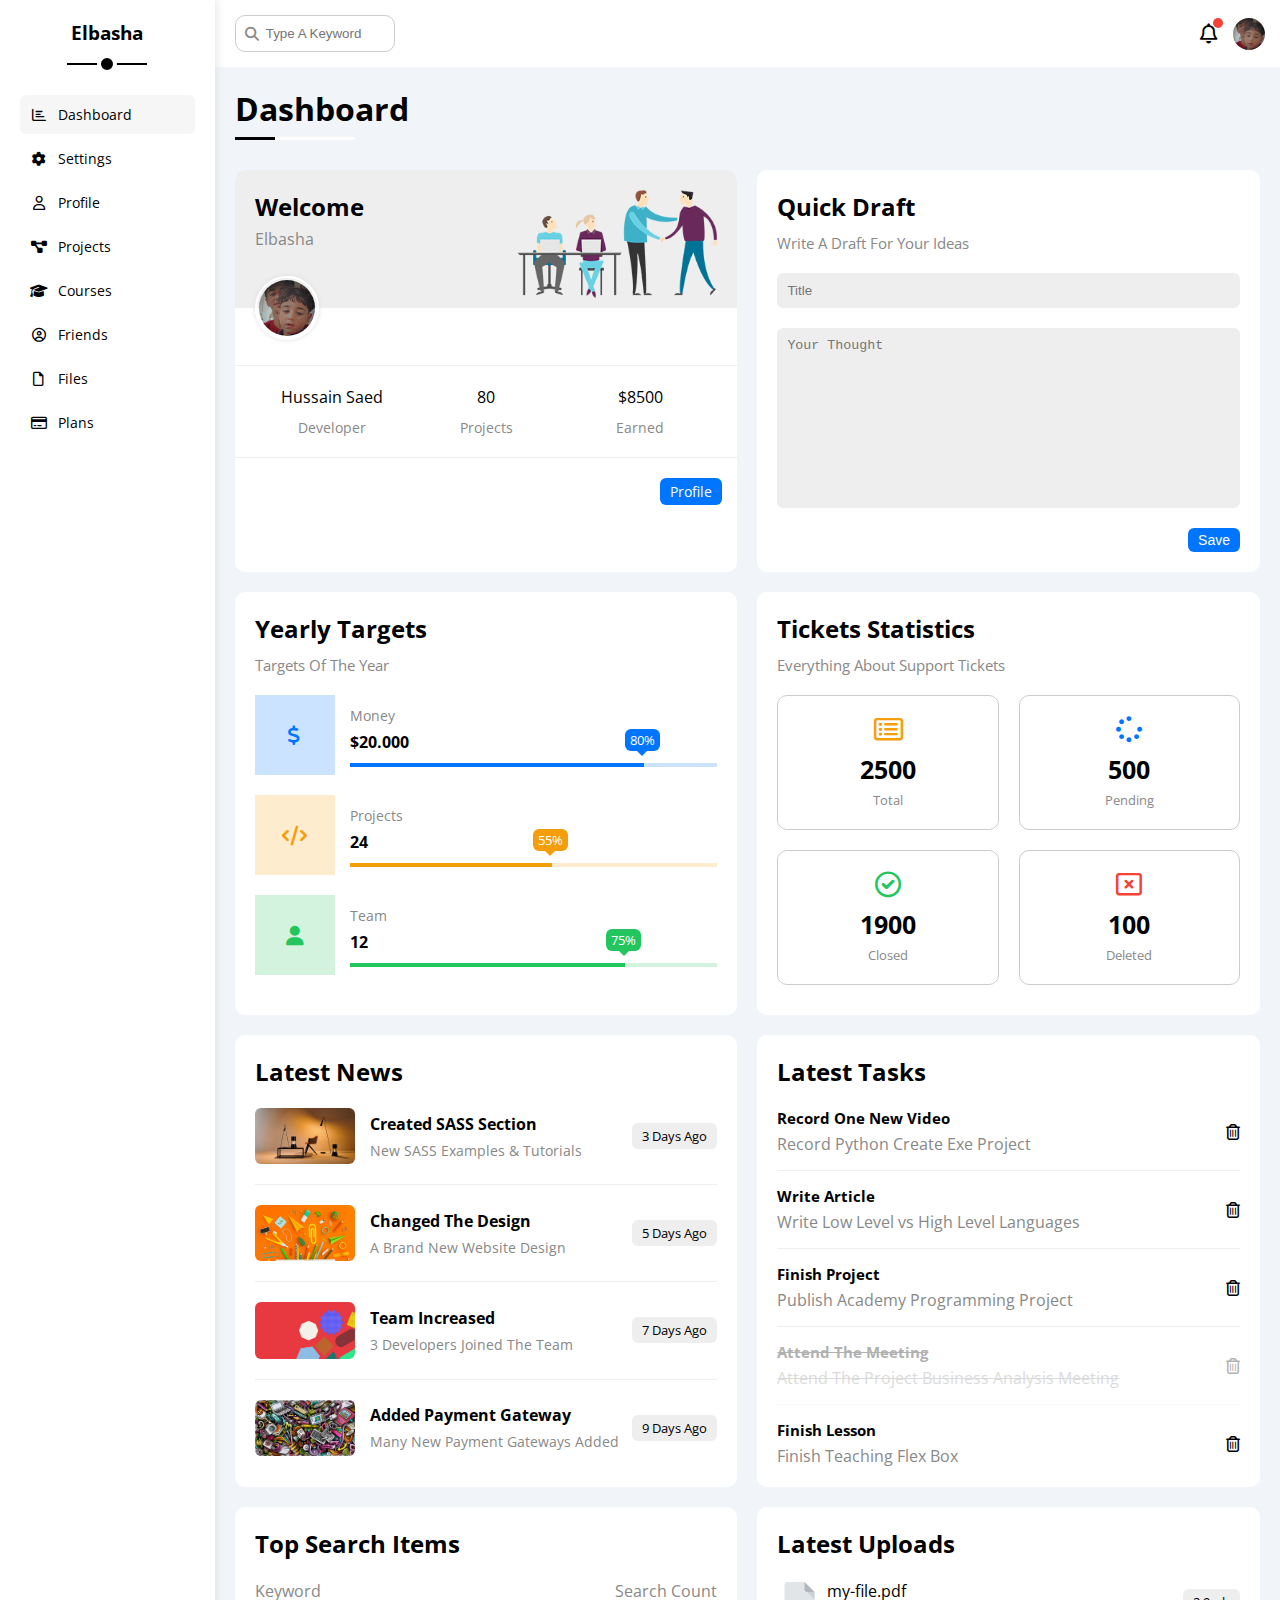
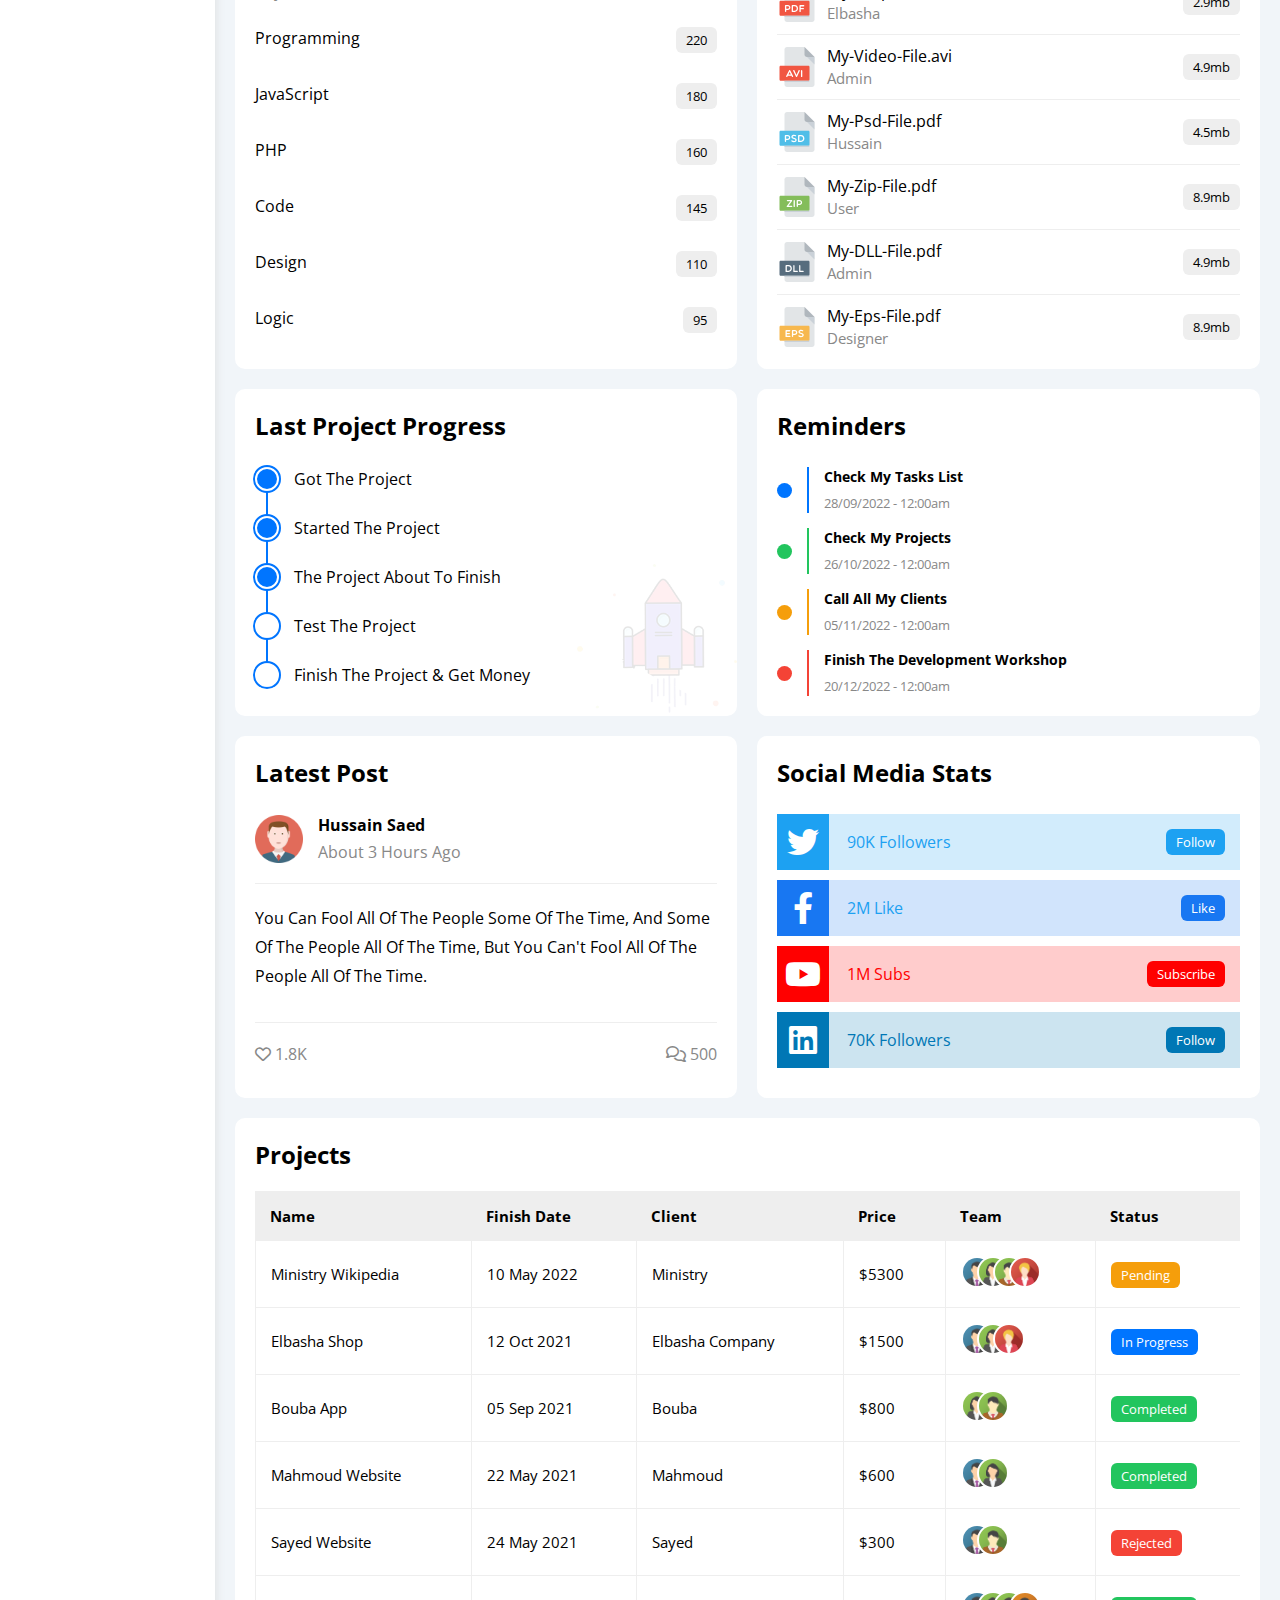
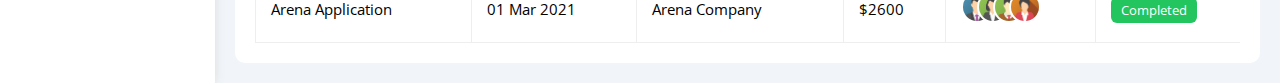
<file: index.html>
<!DOCTYPE html>
<html lang="en">
  <head>
    <meta charset="UTF-8" />
    <meta http-equiv="X-UA-Compatible" content="IE=edge" />
    <meta name="viewport" content="width=device-width, initial-scale=1.0" />
    <title>Dashboard</title>
    <link rel="stylesheet" href="css/all.min.css" />
    <link rel="stylesheet" href="css/framework.css" />
    <link rel="stylesheet" href="css/master.css" />
    <link rel="preconnect" href="https://fonts.googleapis.com" />
    <link rel="preconnect" href="https://fonts.gstatic.com" crossorigin />
    <link href="https://fonts.googleapis.com/css2?family=Open+Sans:wght@300;500&display=swap" rel="stylesheet" />
  </head>
  <body>
    <div class="page d-flex">
      <div class="sidebar bg-white p-20 p-relative">
        <h3 class="p-relative txt-c mt-0">Elbasha</h3>
        <ul>
          <li>
            <a class="active d-flex align-center fs-14 c-black rad-6 p-10" href="index.html">
              <i class="fa-regular fa-chart-bar fa-fw"></i>
              <span>Dashboard</span>
            </a>
          </li>
          <li>
            <a class="d-flex align-center fs-14 c-black rad-6 p-10" href="settings.html">
              <i class="fa-solid fa-gear fa-fw"></i>
              <span>Settings</span>
            </a>
          </li>
          <li>
            <a class="d-flex align-center fs-14 c-black rad-6 p-10" href="profile.html">
              <i class="fa-regular fa-user fa-fw"></i>
              <span>Profile</span>
            </a>
          </li>
          <li>
            <a class="d-flex align-center fs-14 c-black rad-6 p-10" href="projects.html">
              <i class="fa-solid fa-diagram-project fa-fw"></i>
              <span>Projects</span>
            </a>
          </li>
          <li>
            <a class="d-flex align-center fs-14 c-black rad-6 p-10" href="courses.html">
              <i class="fa-solid fa-graduation-cap fa-fw"></i>
              <span>Courses</span>
            </a>
          </li>
          <li>
            <a class="d-flex align-center fs-14 c-black rad-6 p-10" href="friends.html">
              <i class="fa-regular fa-circle-user fa-fw"></i>
              <span>Friends</span>
            </a>
          </li>
          <li>
            <a class="d-flex align-center fs-14 c-black rad-6 p-10" href="files.html">
              <i class="fa-regular fa-file fa-fw"></i>
              <span>Files</span>
            </a>
          </li>
          <li>
            <a class="d-flex align-center fs-14 c-black rad-6 p-10" href="plans.html">
              <i class="fa-regular fa-credit-card fa-fw"></i>
              <span>Plans</span>
            </a>
          </li>
        </ul>
      </div>
      <div class="content w-full">
        <!-- Start Head -->
        <div class="head bg-white p-15 between-flex">
          <div class="search p-relative">
            <input class="p-10" type="search" placeholder="Type A Keyword" />
          </div>
          <div class="icons d-flex align-center">
            <span class="notification p-relative">
              <i class="fa-regular fa-bell fa-lg"></i>
            </span>
            <img class="rad-half" src="imgs/avatar-01.jpg" alt="" />
          </div>
        </div>
        <!-- End Head -->
        <h1 class="p-relative">Dashboard</h1>
        <div class="wrapper d-grid gap-20">
          <!-- Start Welcome Widget -->
          <div class="welcome bg-white rad-10 txt-c-mobile block-mobile">
            <div class="intro p-20 d-flex space-between bg-eee">
              <div>
                <h2 class="m-0">Welcome</h2>
                <p class="c-grey mt-5">Elbasha</p>
              </div>
              <img class="hide-mobile" src="imgs/welcome.png" alt="" />
            </div>
            <img src="imgs/avatar-01.jpg" alt="" class="avatar rad-half" />
            <div class="body txt-c d-flex p-20 mt-20 mb-20 block-mobile">
              <div>Hussain Saed <span class="d-block c-grey fs-14 mt-10">Developer</span></div>
              <div>80 <span class="d-block c-grey fs-14 mt-10">Projects</span></div>
              <div>$8500 <span class="d-block c-grey fs-14 mt-10">Earned</span></div>
            </div>
            <a href="profile.html" class="visit d-block fs-14 bg-blue c-white w-fit btn-shape">Profile</a>
          </div>
          <!-- End Welcome Widget -->
          <!-- Start Quick Draft Widget -->
          <div class="quick-draft p-20 bg-white rad-10">
            <h2 class="mt-0 mb-10">Quick Draft</h2>
            <p class="mt-0 mb-20 c-grey fs-15">Write A Draft For Your Ideas</p>
            <form>
              <input class="d-block mb-20 w-full p-10 b-none bg-eee rad-6" type="text" placeholder="Title" />
              <textarea class="d-block mb-20 w-full p-10 b-none bg-eee rad-6" placeholder="Your Thought"></textarea>
              <input class="save d-block fs-14 bg-blue c-white b-none w-fit btn-shape" type="submit" value="Save" />
            </form>
          </div>
          <!-- End Quick Draft Widget -->
          <!-- Start Targets Widget -->
          <div class="targets p-20 bg-white rad-10">
            <h2 class="mt-0 mb-10">Yearly Targets</h2>
            <p class="mt-0 mb-20 c-grey fs-15">Targets Of The Year</p>
            <div class="target-row mb-20 blue center-flex">
              <div class="icon center-flex">
                <i class="fa-solid fa-dollar-sign fa-lg c-blue"></i>
              </div>
              <div class="details">
                <span class="fs-14 c-grey">Money</span>
                <span class="d-block mt-5 mb-10 fw-bold">$20.000</span>
                <div class="progress p-relative">
                  <span class="bg-blue blue" style="width: 80%">
                    <span class="bg-blue">80%</span>
                  </span>
                </div>
              </div>
            </div>
            <div class="target-row mb-20 center-flex orange">
              <div class="icon center-flex">
                <i class="fa-solid fa-code fa-lg c-orange"></i>
              </div>
              <div class="details">
                <span class="fs-14 c-grey">Projects</span>
                <span class="d-block mt-5 mb-10 fw-bold">24</span>
                <div class="progress p-relative">
                  <span class="bg-orange orange" style="width: 55%">
                    <span class="bg-orange">55%</span>
                  </span>
                </div>
              </div>
            </div>
            <div class="target-row mb-20 center-flex green">
              <div class="icon center-flex">
                <i class="fa-solid fa-user fa-lg c-green"></i>
              </div>
              <div class="details">
                <span class="fs-14 c-grey">Team</span>
                <span class="d-block mt-5 mb-10 fw-bold">12</span>
                <div class="progress p-relative">
                  <span class="bg-green green" style="width: 75%">
                    <span class="bg-green">75%</span>
                  </span>
                </div>
              </div>
            </div>
          </div>
          <!-- End Targets Widget -->
          <!-- Start Ticket Widget -->
          <div class="tickets p-20 bg-white rad-10">
            <h2 class="mt-0 mb-10">Tickets Statistics</h2>
            <p class="mt-0 mb-20 c-grey fs-15">Everything About Support Tickets</p>
            <div class="d-flex txt-c gap-20 f-wrap">
              <div class="box p-20 rad-10 fs-13 c-grey">
                <i class="fa-regular fa-rectangle-list fa-2x mb-10 c-orange"></i>
                <span class="d-block c-black fw-bold fs-25 mb-5">2500</span>
                Total
              </div>
              <div class="box p-20 rad-10 fs-13 c-grey">
                <i class="fa-solid fa-spinner fa-2x mb-10 c-blue"></i>
                <span class="d-block c-black fw-bold fs-25 mb-5">500</span>
                Pending
              </div>
              <div class="box p-20 rad-10 fs-13 c-grey">
                <i class="fa-regular fa-circle-check fa-2x mb-10 c-green"></i>
                <span class="d-block c-black fw-bold fs-25 mb-5">1900</span>
                Closed
              </div>
              <div class="box p-20 rad-10 fs-13 c-grey">
                <i class="fa-regular fa-rectangle-xmark fa-2x mb-10 c-red"></i>
                <span class="d-block c-black fw-bold fs-25 mb-5">100</span>
                Deleted
              </div>
            </div>
          </div>
          <!-- End Ticket Widget -->
          <!-- Start Latest News Widget -->
          <div class="latest-news p-20 bg-white rad-10 txt-c-mobile">
            <h2 class="mt-0 mb-20">Latest News</h2>
            <div class="news-row d-flex align-center">
              <img src="imgs/news-01.png" alt="" />
              <div class="info">
                <h3>Created SASS Section</h3>
                <p class="m-0 fs-14 c-grey">New SASS Examples & Tutorials</p>
              </div>
              <div class="btn-shape bg-eee fs-13 label">3 Days Ago</div>
            </div>
            <div class="news-row d-flex align-center">
              <img src="imgs/news-02.png" alt="" />
              <div class="info">
                <h3>Changed The Design</h3>
                <p class="m-0 fs-14 c-grey">A Brand New Website Design</p>
              </div>
              <div class="btn-shape bg-eee fs-13 label">5 Days Ago</div>
            </div>
            <div class="news-row d-flex align-center">
              <img src="imgs/news-03.png" alt="" />
              <div class="info">
                <h3>Team Increased</h3>
                <p class="m-0 fs-14 c-grey">3 Developers Joined The Team</p>
              </div>
              <div class="btn-shape bg-eee fs-13 label">7 Days Ago</div>
            </div>
            <div class="news-row d-flex align-center">
              <img src="imgs/news-04.png" alt="" />
              <div class="info">
                <h3>Added Payment Gateway</h3>
                <p class="m-0 fs-14 c-grey">Many New Payment Gateways Added</p>
              </div>
              <div class="btn-shape bg-eee fs-13 label">9 Days Ago</div>
            </div>
          </div>
          <!-- End Latest News Widget -->
          <!-- Start Tasks Widget -->
          <div class="tasks p-20 bg-white rad-10">
            <h2 class="mt-0 mb-20">Latest Tasks</h2>
            <div class="task-row between-flex">
              <div class="info">
                <h3 class="mt-0 mb-5 fs-15">Record One New Video</h3>
                <p class="m-0 c-grey">Record Python Create Exe Project</p>
              </div>
              <i class="fa-regular fa-trash-can delete"></i>
            </div>
            <div class="task-row between-flex">
              <div class="info">
                <h3 class="mt-0 mb-5 fs-15">Write Article</h3>
                <p class="m-0 c-grey">Write Low Level vs High Level Languages</p>
              </div>
              <i class="fa-regular fa-trash-can delete"></i>
            </div>
            <div class="task-row between-flex">
              <div class="info">
                <h3 class="mt-0 mb-5 fs-15">Finish Project</h3>
                <p class="m-0 c-grey">Publish Academy Programming Project</p>
              </div>
              <i class="fa-regular fa-trash-can delete"></i>
            </div>
            <div class="task-row between-flex done">
              <div class="info">
                <h3 class="mt-0 mb-5 fs-15">Attend The Meeting</h3>
                <p class="m-0 c-grey">Attend The Project Business Analysis Meeting</p>
              </div>
              <i class="fa-regular fa-trash-can delete"></i>
            </div>
            <div class="task-row between-flex">
              <div class="info">
                <h3 class="mt-0 mb-5 fs-15">Finish Lesson</h3>
                <p class="m-0 c-grey">Finish Teaching Flex Box</p>
              </div>
              <i class="fa-regular fa-trash-can delete"></i>
            </div>
          </div>
          <!-- End Tasks -->
          <!-- Start Top Search Word Widget -->
          <div class="search-items p-20 bg-white rad-10">
            <h2 class="mt-0 mb-20">Top Search Items</h2>
            <div class="items-head d-flex space-between c-grey mb-10">
              <div>Keyword</div>
              <div>Search Count</div>
            </div>
            <div class="items d-flex space-between pt-15 pb-15">
              <span>Programming</span>
              <span class="bg-eee fs-13 btn-shape">220</span>
            </div>
            <div class="items d-flex space-between pt-15 pb-15">
              <span>JavaScript</span>
              <span class="bg-eee btn-shape fs-13">180</span>
            </div>
            <div class="items d-flex space-between pt-15 pb-15">
              <span>PHP</span>
              <span class="bg-eee btn-shape fs-13">160</span>
            </div>
            <div class="items d-flex space-between pt-15 pb-15">
              <span>Code</span>
              <span class="bg-eee btn-shape fs-13">145</span>
            </div>
            <div class="items d-flex space-between pt-15 pb-15">
              <span>Design</span>
              <span class="bg-eee btn-shape fs-13">110</span>
            </div>
            <div class="items d-flex space-between pt-15 pb-15">
              <span>Logic</span>
              <span class="bg-eee btn-shape fs-13">95</span>
            </div>
          </div>
          <!-- End Top Search Word Widget -->
          <!-- Start Latest Uploads Widget -->
          <div class="latest-uploads p-20 bg-white rad-10">
            <h2 class="mt-0 mb-20">Latest Uploads</h2>
            <ul class="m-0">
              <li class="between-flex pb-10 mb-10">
                <div class="d-flex align-center">
                  <img class="mr-10" src="imgs/pdf.svg" alt="" />
                  <div>
                    <span class="d-block">my-file.pdf</span>
                    <span class="fs-15 c-grey">Elbasha</span>
                  </div>
                </div>
                <div class="bg-eee btn-shape fs-13">2.9mb</div>
              </li>
              <li class="between-flex pb-10 mb-10">
                <div class="d-flex align-center">
                  <img class="mr-10" src="imgs/avi.svg" alt="" />
                  <div>
                    <span class="d-block">My-Video-File.avi</span>
                    <span class="fs-15 c-grey">Admin</span>
                  </div>
                </div>
                <div class="bg-eee btn-shape fs-13">4.9mb</div>
              </li>
              <li class="between-flex pb-10 mb-10">
                <div class="d-flex align-center">
                  <img class="mr-10" src="imgs/psd.svg" alt="" />
                  <div>
                    <span class="d-block">My-Psd-File.pdf</span>
                    <span class="fs-15 c-grey">Hussain</span>
                  </div>
                </div>
                <div class="bg-eee btn-shape fs-13">4.5mb</div>
              </li>
              <li class="between-flex pb-10 mb-10">
                <div class="d-flex align-center">
                  <img class="mr-10" src="imgs/zip.svg" alt="" />
                  <div>
                    <span class="d-block">My-Zip-File.pdf</span>
                    <span class="fs-15 c-grey">User</span>
                  </div>
                </div>
                <div class="bg-eee btn-shape fs-13">8.9mb</div>
              </li>
              <li class="between-flex pb-10 mb-10">
                <div class="d-flex align-center">
                  <img class="mr-10" src="imgs/dll.svg" alt="" />
                  <div>
                    <span class="d-block">My-DLL-File.pdf</span>
                    <span class="fs-15 c-grey">Admin</span>
                  </div>
                </div>
                <div class="bg-eee btn-shape fs-13">4.9mb</div>
              </li>
              <li class="between-flex">
                <div class="d-flex align-center">
                  <img class="mr-10" src="imgs/eps.svg" alt="" />
                  <div>
                    <span class="d-block">My-Eps-File.pdf</span>
                    <span class="fs-15 c-grey">Designer</span>
                  </div>
                </div>
                <div class="bg-eee btn-shape fs-13">8.9mb</div>
              </li>
            </ul>
          </div>
          <!-- End Latest Uploads Widget -->
          <!-- Start Last Project Progress Widget -->
          <div class="last-project p-20 bg-white rad-10 p-relative">
            <h2 class="mt-0 mb-20">Last Project Progress</h2>
            <ul class="m-0 p-relative">
              <li class="mt-25 d-flex align-center done">Got The Project</li>
              <li class="mt-25 d-flex align-center done">Started The Project</li>
              <li class="mt-25 d-flex align-center done">The Project About To Finish</li>
              <li class="mt-25 d-flex align-center current">Test The Project</li>
              <li class="mt-25 d-flex align-center">Finish The Project & Get Money</li>
            </ul>
            <img class="launch-icon hide-mobile" src="imgs/project.png" alt="" />
          </div>
          <!-- End Last Project Progress Widget -->
          <!-- Start Reminders Widget -->
          <div class="reminders p-20 bg-white rad-10 p-relative">
            <h2 class="mt-0 mb-25">Reminders</h2>
            <ul class="m-0">
              <li class="d-flex align-center mt-15">
                <span class="key bg-blue mr-15 d-block rad-half"></span>
                <div class="pl-15 blue">
                  <p class="fs-14 fw-bold mt-0 mb-5">Check My Tasks List</p>
                  <span class="fs-13 c-grey">28/09/2022 - 12:00am</span>
                </div>
              </li>
              <li class="d-flex align-center mt-15">
                <span class="key bg-green mr-15 d-block rad-half"></span>
                <div class="pl-15 green">
                  <p class="fs-14 fw-bold mt-0 mb-5">Check My Projects</p>
                  <span class="fs-13 c-grey">26/10/2022 - 12:00am</span>
                </div>
              </li>
              <li class="d-flex align-center mt-15">
                <span class="key bg-orange mr-15 d-block rad-half"></span>
                <div class="pl-15 orange">
                  <p class="fs-14 fw-bold mt-0 mb-5">Call All My Clients</p>
                  <span class="fs-13 c-grey">05/11/2022 - 12:00am</span>
                </div>
              </li>
              <li class="d-flex align-center mt-15">
                <span class="key bg-red mr-15 d-block rad-half"></span>
                <div class="pl-15 red">
                  <p class="fs-14 fw-bold mt-0 mb-5">Finish The Development Workshop</p>
                  <span class="fs-13 c-grey">20/12/2022 - 12:00am</span>
                </div>
              </li>
            </ul>
          </div>
          <!-- End Reminders Widget -->
          <!-- Start Latest Post Widget -->
          <div class="latest-post p-20 bg-white rad-10 p-relative">
            <h2 class="mt-0 mb-25">Latest Post</h2>
            <div class="top d-flex align-center">
              <img class="avatar mr-15" src="imgs/avatar.png" alt="" />
              <div class="info">
                <span class="d-block mb-5 fw-bold">Hussain Saed</span>
                <span class="c-grey">About 3 Hours Ago</span>
              </div>
            </div>
            <div class="post-content txt-c-mobile pt-20 pb-20 mt-20 mb-20">
              You can fool all of the people some of the time, and some of the people all of the time, but you can't
              fool all of the people all of the time.
            </div>
            <div class="post-stats between-flex c-grey">
              <div>
                <i class="fa-regular fa-heart"></i>
                <span>1.8K</span>
              </div>
              <div>
                <i class="fa-regular fa-comments"></i>
                <span>500</span>
              </div>
            </div>
          </div>
          <!-- End Latest Post Widget -->
          <!-- Start Social Media Stats Widget -->
          <div class="social-media p-20 bg-white rad-10 p-relative">
            <h2 class="mt-0 mb-25">Social Media Stats</h2>
            <div class="box twitter p-15 p-relative mb-10 between-flex">
              <i class="fa-brands fa-twitter fa-2x c-white h-full center-flex"></i>
              <span>90K Followers</span>
              <a class="fs-13 c-white btn-shape" href="#">Follow</a>
            </div>
            <div class="box facebook p-15 p-relative mb-10 between-flex">
              <i class="fa-brands fa-facebook-f fa-2x c-white h-full center-flex"></i>
              <span>2M Like</span>
              <a class="fs-13 c-white btn-shape" href="#">Like</a>
            </div>
            <div class="box youtube p-15 p-relative mb-10 between-flex">
              <i class="fa-brands fa-youtube fa-2x c-white h-full center-flex"></i>
              <span>1M Subs</span>
              <a class="fs-13 c-white btn-shape" href="#">Subscribe</a>
            </div>
            <div class="box linkedin p-15 p-relative mb-10 between-flex">
              <i class="fa-brands fa-linkedin fa-2x c-white h-full center-flex"></i>
              <span>70K Followers</span>
              <a class="fs-13 c-white btn-shape" href="#">Follow</a>
            </div>
          </div>
          <!-- Start End Media Stats Widget -->
        </div>
        <!-- Start Projects Table -->
        <div class="projects p-20 bg-white rad-10 m-20">
          <h2 class="mt-0 mb-20">Projects</h2>
          <div class="responsive-table">
            <table class="fs-15 w-full">
              <thead>
                <tr>
                  <td>Name</td>
                  <td>Finish Date</td>
                  <td>Client</td>
                  <td>Price</td>
                  <td>Team</td>
                  <td>Status</td>
                </tr>
              </thead>
              <tbody>
                <tr>
                  <td>Ministry Wikipedia</td>
                  <td>10 May 2022</td>
                  <td>Ministry</td>
                  <td>$5300</td>
                  <td>
                    <img src="imgs/team-01.png" alt="" />
                    <img src="imgs/team-02.png" alt="" />
                    <img src="imgs/team-03.png" alt="" />
                    <img src="imgs/team-05.png" alt="" />
                  </td>
                  <td>
                    <span class="label btn-shape bg-orange c-white">Pending</span>
                  </td>
                </tr>
                <tr>
                  <td>Elbasha Shop</td>
                  <td>12 Oct 2021</td>
                  <td>Elbasha Company</td>
                  <td>$1500</td>
                  <td>
                    <img src="imgs/team-01.png" alt="" />
                    <img src="imgs/team-02.png" alt="" />
                    <img src="imgs/team-05.png" alt="" />
                  </td>
                  <td><span class="label btn-shape bg-blue c-white">In Progress</span></td>
                </tr>
                <tr>
                  <td>Bouba App</td>
                  <td>05 Sep 2021</td>
                  <td>Bouba</td>
                  <td>$800</td>
                  <td>
                    <img src="imgs/team-02.png" alt="" />
                    <img src="imgs/team-03.png" alt="" />
                  </td>
                  <td><span class="label btn-shape bg-green c-white">Completed</span></td>
                </tr>
                <tr>
                  <td>Mahmoud Website</td>
                  <td>22 May 2021</td>
                  <td>Mahmoud</td>
                  <td>$600</td>
                  <td>
                    <img src="imgs/team-01.png" alt="" />
                    <img src="imgs/team-02.png" alt="" />
                  </td>
                  <td><span class="label btn-shape bg-green c-white">Completed</span></td>
                </tr>
                <tr>
                  <td>Sayed Website</td>
                  <td>24 May 2021</td>
                  <td>Sayed</td>
                  <td>$300</td>
                  <td>
                    <img src="imgs/team-01.png" alt="" />
                    <img src="imgs/team-03.png" alt="" />
                  </td>
                  <td><span class="label btn-shape bg-red c-white">Rejected</span></td>
                </tr>
                <tr>
                  <td>Arena Application</td>
                  <td>01 Mar 2021</td>
                  <td>Arena Company</td>
                  <td>$2600</td>
                  <td>
                    <img src="imgs/team-01.png" alt="" />
                    <img src="imgs/team-02.png" alt="" />
                    <img src="imgs/team-03.png" alt="" />
                    <img src="imgs/team-04.png" alt="" />
                  </td>
                  <td><span class="label btn-shape bg-green c-white">Completed</span></td>
                </tr>
              </tbody>
            </table>
          </div>
        </div>
        <!-- End Projects Table -->
      </div>
    </div>
  </body>
</html>
</file>
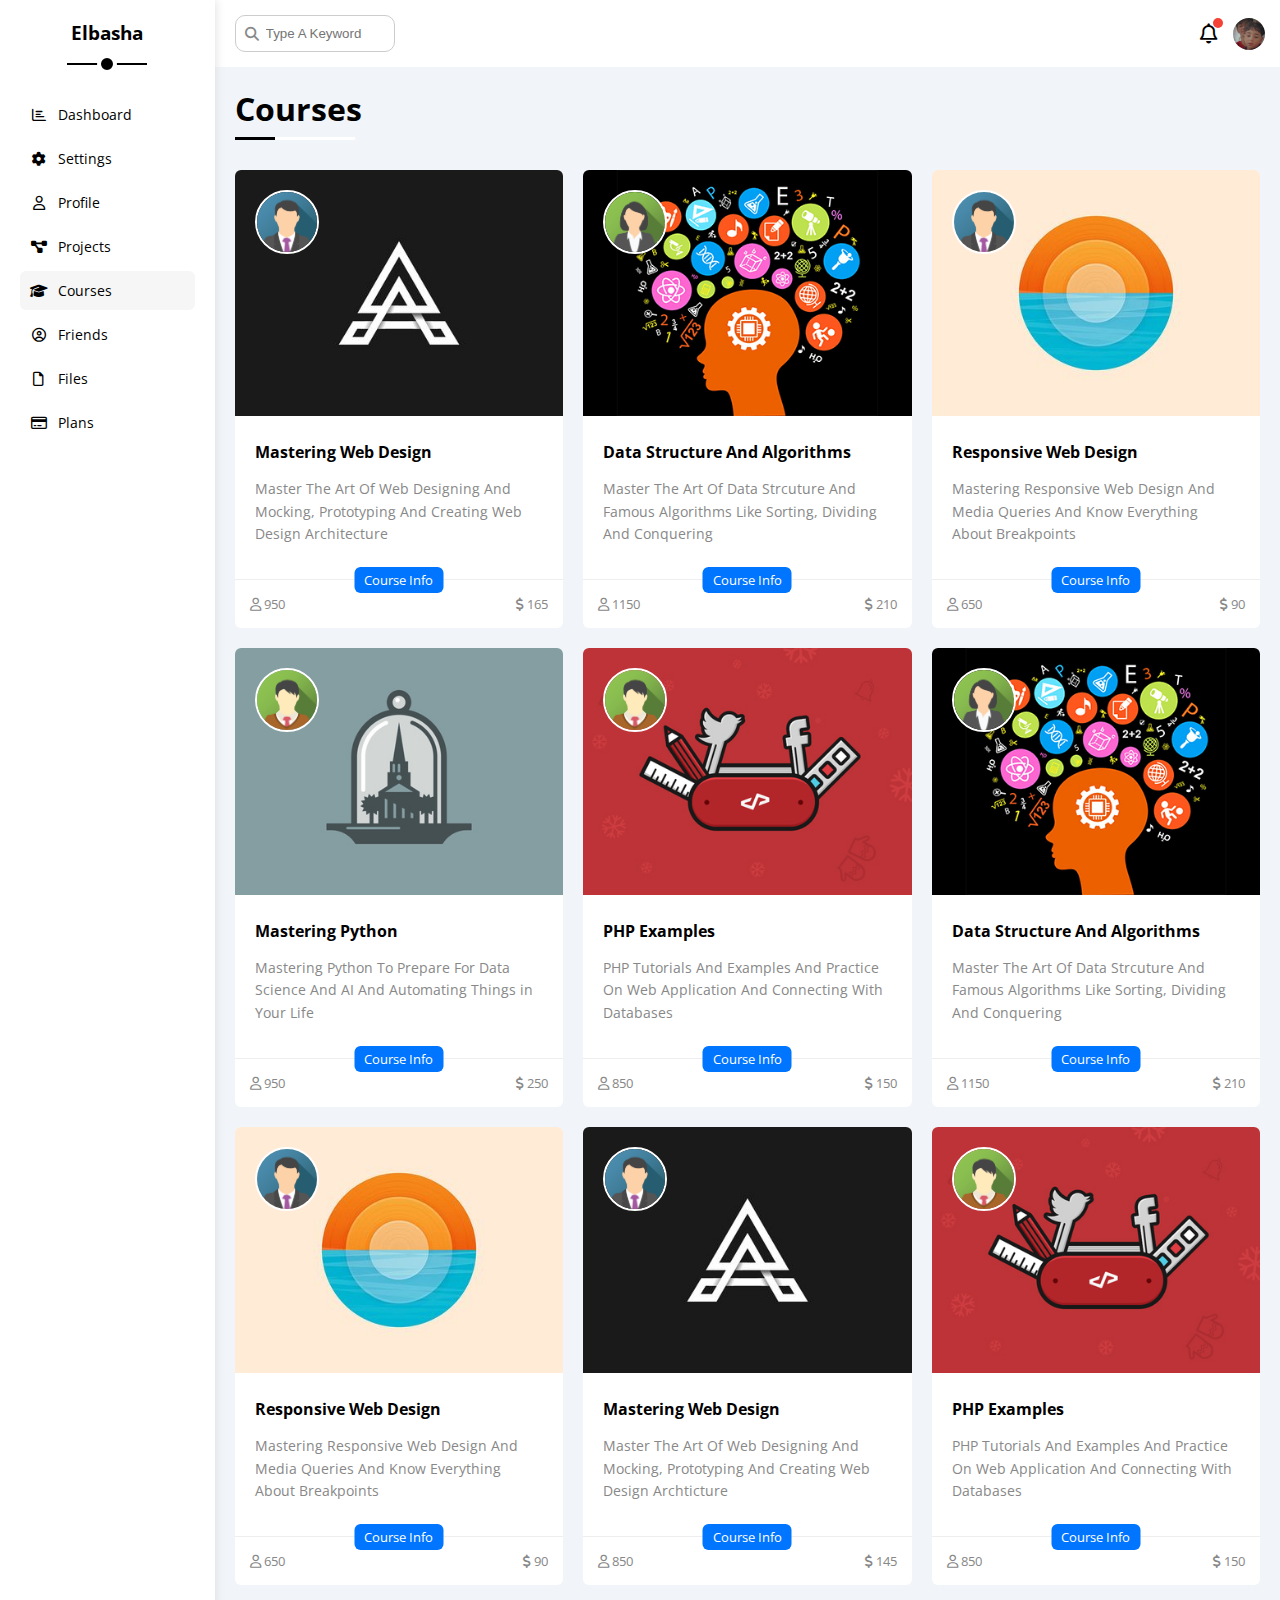
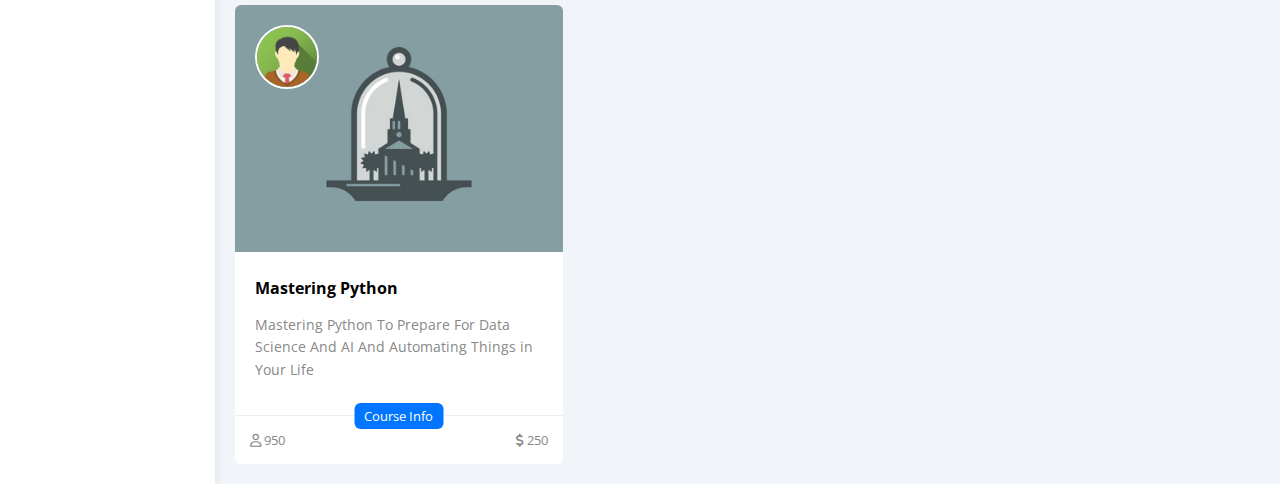
<file: courses.html>
<!DOCTYPE html>
<html lang="en">
  <head>
    <meta charset="UTF-8" />
    <meta http-equiv="X-UA-Compatible" content="IE=edge" />
    <meta name="viewport" content="width=device-width, initial-scale=1.0" />
    <title>Profile</title>
    <link rel="stylesheet" href="css/all.min.css" />
    <link rel="stylesheet" href="css/framework.css" />
    <link rel="stylesheet" href="css/master.css" />
    <link rel="preconnect" href="https://fonts.googleapis.com" />
    <link rel="preconnect" href="https://fonts.gstatic.com" crossorigin />
    <link href="https://fonts.googleapis.com/css2?family=Open+Sans:wght@300;500&display=swap" rel="stylesheet" />
  </head>
  <body>
    <div class="page d-flex">
      <div class="sidebar bg-white p-20 p-relative">
        <h3 class="p-relative txt-c mt-0">Elbasha</h3>
        <ul>
          <li>
            <a class="d-flex align-center fs-14 c-black rad-6 p-10" href="index.html">
              <i class="fa-regular fa-chart-bar fa-fw"></i>
              <span>Dashboard</span>
            </a>
          </li>
          <li>
            <a class="d-flex align-center fs-14 c-black rad-6 p-10" href="settings.html">
              <i class="fa-solid fa-gear fa-fw"></i>
              <span>Settings</span>
            </a>
          </li>
          <li>
            <a class="d-flex align-center fs-14 c-black rad-6 p-10" href="profile.html">
              <i class="fa-regular fa-user fa-fw"></i>
              <span>Profile</span>
            </a>
          </li>
          <li>
            <a class="d-flex align-center fs-14 c-black rad-6 p-10" href="projects.html">
              <i class="fa-solid fa-diagram-project fa-fw"></i>
              <span>Projects</span>
            </a>
          </li>
          <li>
            <a class="active d-flex align-center fs-14 c-black rad-6 p-10" href="courses.html">
              <i class="fa-solid fa-graduation-cap fa-fw"></i>
              <span>Courses</span>
            </a>
          </li>
          <li>
            <a class="d-flex align-center fs-14 c-black rad-6 p-10" href="friends.html">
              <i class="fa-regular fa-circle-user fa-fw"></i>
              <span>Friends</span>
            </a>
          </li>
          <li>
            <a class="d-flex align-center fs-14 c-black rad-6 p-10" href="files.html">
              <i class="fa-regular fa-file fa-fw"></i>
              <span>Files</span>
            </a>
          </li>
          <li>
            <a class="d-flex align-center fs-14 c-black rad-6 p-10" href="plans.html">
              <i class="fa-regular fa-credit-card fa-fw"></i>
              <span>Plans</span>
            </a>
          </li>
        </ul>
      </div>
      <div class="content w-full">
        <!-- Start Head -->
        <div class="head bg-white p-15 between-flex">
          <div class="search p-relative">
            <input class="p-10" type="search" placeholder="Type A Keyword" />
          </div>
          <div class="icons d-flex align-center">
            <span class="notification p-relative">
              <i class="fa-regular fa-bell fa-lg"></i>
            </span>
            <img class="rad-half" src="imgs/avatar-01.jpg" alt="" />
          </div>
        </div>
        <!-- End Head -->
        <h1 class="p-relative">Courses</h1>
        <div class="courses-page d-grid m-20 gap-20">
          <div class="course bg-white rad-6 p-relative">
            <img class="cover" src="imgs/course-01.jpg" alt="" />
            <img class="instructor" src="imgs/team-01.png" alt="" />
            <div class="p-20">
              <h4 class="m-0">Mastering Web Design</h4>
              <p class="description c-grey mt-15 fs-14">
                Master The Art Of Web Designing And Mocking, Prototyping And Creating Web Design Architecture
              </p>
            </div>
            <div class="info p-15 p-relative between-flex">
              <span class="title bg-blue c-white btn-shape">Course Info</span>
              <span class="c-grey">
                <i class="fa-regular fa-user"></i>
                950
              </span>
              <span class="c-grey">
                <i class="fa-solid fa-dollar-sign"></i>
                165
              </span>
            </div>
          </div>
          <div class="course bg-white rad-6 p-relative">
            <img class="cover" src="imgs/course-02.jpg" alt="" />
            <img class="instructor" src="imgs/team-02.png" alt="" />
            <div class="p-20">
              <h4 class="m-0">Data Structure And Algorithms</h4>
              <p class="description c-grey mt-15 fs-14">
                Master The Art Of Data Strcuture And Famous Algorithms Like Sorting, Dividing And Conquering
              </p>
            </div>
            <div class="info p-15 p-relative between-flex">
              <span class="title bg-blue c-white btn-shape">Course Info</span>
              <span class="c-grey"> <i class="fa-regular fa-user"></i> 1150</span>
              <span class="c-grey"><i class="fa-solid fa-dollar-sign"></i> 210</span>
            </div>
          </div>
          <div class="course bg-white rad-6 p-relative">
            <img class="cover" src="imgs/course-03.jpg" alt="" />
            <img class="instructor" src="imgs/team-01.png" alt="" />
            <div class="p-20">
              <h4 class="m-0">Responsive Web Design</h4>
              <p class="description c-grey mt-15 fs-14">
                Mastering Responsive Web Design And Media Queries And Know Everything About Breakpoints
              </p>
            </div>
            <div class="info p-15 p-relative between-flex">
              <span class="title bg-blue c-white btn-shape">Course Info</span>
              <span class="c-grey"> <i class="fa-regular fa-user"></i> 650</span>
              <span class="c-grey"><i class="fa-solid fa-dollar-sign"></i> 90</span>
            </div>
          </div>
          <div class="course bg-white rad-6 p-relative">
            <img class="cover" src="imgs/course-04.jpg" alt="" />
            <img class="instructor" src="imgs/team-03.png" alt="" />
            <div class="p-20">
              <h4 class="m-0">Mastering Python</h4>
              <p class="description c-grey mt-15 fs-14">
                Mastering Python To Prepare For Data Science And AI And Automating Things in Your Life
              </p>
            </div>
            <div class="info p-15 p-relative between-flex">
              <span class="title bg-blue c-white btn-shape">Course Info</span>
              <span class="c-grey"> <i class="fa-regular fa-user"></i> 950</span>
              <span class="c-grey"><i class="fa-solid fa-dollar-sign"></i> 250</span>
            </div>
          </div>
          <div class="course bg-white rad-6 p-relative">
            <img class="cover" src="imgs/course-05.jpg" alt="" />
            <img class="instructor" src="imgs/team-03.png" alt="" />
            <div class="p-20">
              <h4 class="m-0">PHP Examples</h4>
              <p class="description c-grey mt-15 fs-14">
                PHP Tutorials And Examples And Practice On Web Application And Connecting With Databases
              </p>
            </div>
            <div class="info p-15 p-relative between-flex">
              <span class="title bg-blue c-white btn-shape">Course Info</span>
              <span class="c-grey"> <i class="fa-regular fa-user"></i> 850</span>
              <span class="c-grey"><i class="fa-solid fa-dollar-sign"></i> 150</span>
            </div>
          </div>
          <div class="course bg-white rad-6 p-relative">
            <img class="cover" src="imgs/course-02.jpg" alt="" />
            <img class="instructor" src="imgs/team-02.png" alt="" />
            <div class="p-20">
              <h4 class="m-0">Data Structure And Algorithms</h4>
              <p class="description c-grey mt-15 fs-14">
                Master The Art Of Data Strcuture And Famous Algorithms Like Sorting, Dividing And Conquering
              </p>
            </div>
            <div class="info p-15 p-relative between-flex">
              <span class="title bg-blue c-white btn-shape">Course Info</span>
              <span class="c-grey"> <i class="fa-regular fa-user"></i> 1150</span>
              <span class="c-grey"><i class="fa-solid fa-dollar-sign"></i> 210</span>
            </div>
          </div>
          <div class="course bg-white rad-6 p-relative">
            <img class="cover" src="imgs/course-03.jpg" alt="" />
            <img class="instructor" src="imgs/team-01.png" alt="" />
            <div class="p-20">
              <h4 class="m-0">Responsive Web Design</h4>
              <p class="description c-grey mt-15 fs-14">
                Mastering Responsive Web Design And Media Queries And Know Everything About Breakpoints
              </p>
            </div>
            <div class="info p-15 p-relative between-flex">
              <span class="title bg-blue c-white btn-shape">Course Info</span>
              <span class="c-grey"> <i class="fa-regular fa-user"></i> 650</span>
              <span class="c-grey"><i class="fa-solid fa-dollar-sign"></i> 90</span>
            </div>
          </div>
          <div class="course bg-white rad-6 p-relative">
            <img class="cover" src="imgs/course-01.jpg" alt="" />
            <img class="instructor" src="imgs/team-01.png" alt="" />
            <div class="p-20">
              <h4 class="m-0">Mastering Web Design</h4>
              <p class="description c-grey mt-15 fs-14">
                Master The Art Of Web Designing And Mocking, Prototyping And Creating Web Design Archticture
              </p>
            </div>
            <div class="info p-15 p-relative between-flex">
              <span class="title bg-blue c-white btn-shape">Course Info</span>
              <span class="c-grey"> <i class="fa-regular fa-user"></i> 850</span>
              <span class="c-grey"><i class="fa-solid fa-dollar-sign"></i> 145</span>
            </div>
          </div>
          <div class="course bg-white rad-6 p-relative">
            <img class="cover" src="imgs/course-05.jpg" alt="" />
            <img class="instructor" src="imgs/team-03.png" alt="" />
            <div class="p-20">
              <h4 class="m-0">PHP Examples</h4>
              <p class="description c-grey mt-15 fs-14">
                PHP Tutorials And Examples And Practice On Web Application And Connecting With Databases
              </p>
            </div>
            <div class="info p-15 p-relative between-flex">
              <span class="title bg-blue c-white btn-shape">Course Info</span>
              <span class="c-grey"> <i class="fa-regular fa-user"></i> 850</span>
              <span class="c-grey"><i class="fa-solid fa-dollar-sign"></i> 150</span>
            </div>
          </div>
          <div class="course bg-white rad-6 p-relative">
            <img class="cover" src="imgs/course-04.jpg" alt="" />
            <img class="instructor" src="imgs/team-03.png" alt="" />
            <div class="p-20">
              <h4 class="m-0">Mastering Python</h4>
              <p class="description c-grey mt-15 fs-14">
                Mastering Python To Prepare For Data Science And AI And Automating Things in Your Life
              </p>
            </div>
            <div class="info p-15 p-relative between-flex">
              <span class="title bg-blue c-white btn-shape">Course Info</span>
              <span class="c-grey"> <i class="fa-regular fa-user"></i> 950</span>
              <span class="c-grey"><i class="fa-solid fa-dollar-sign"></i> 250</span>
            </div>
          </div>
        </div>
      </div>
    </div>
  </body>
</html>
</file>
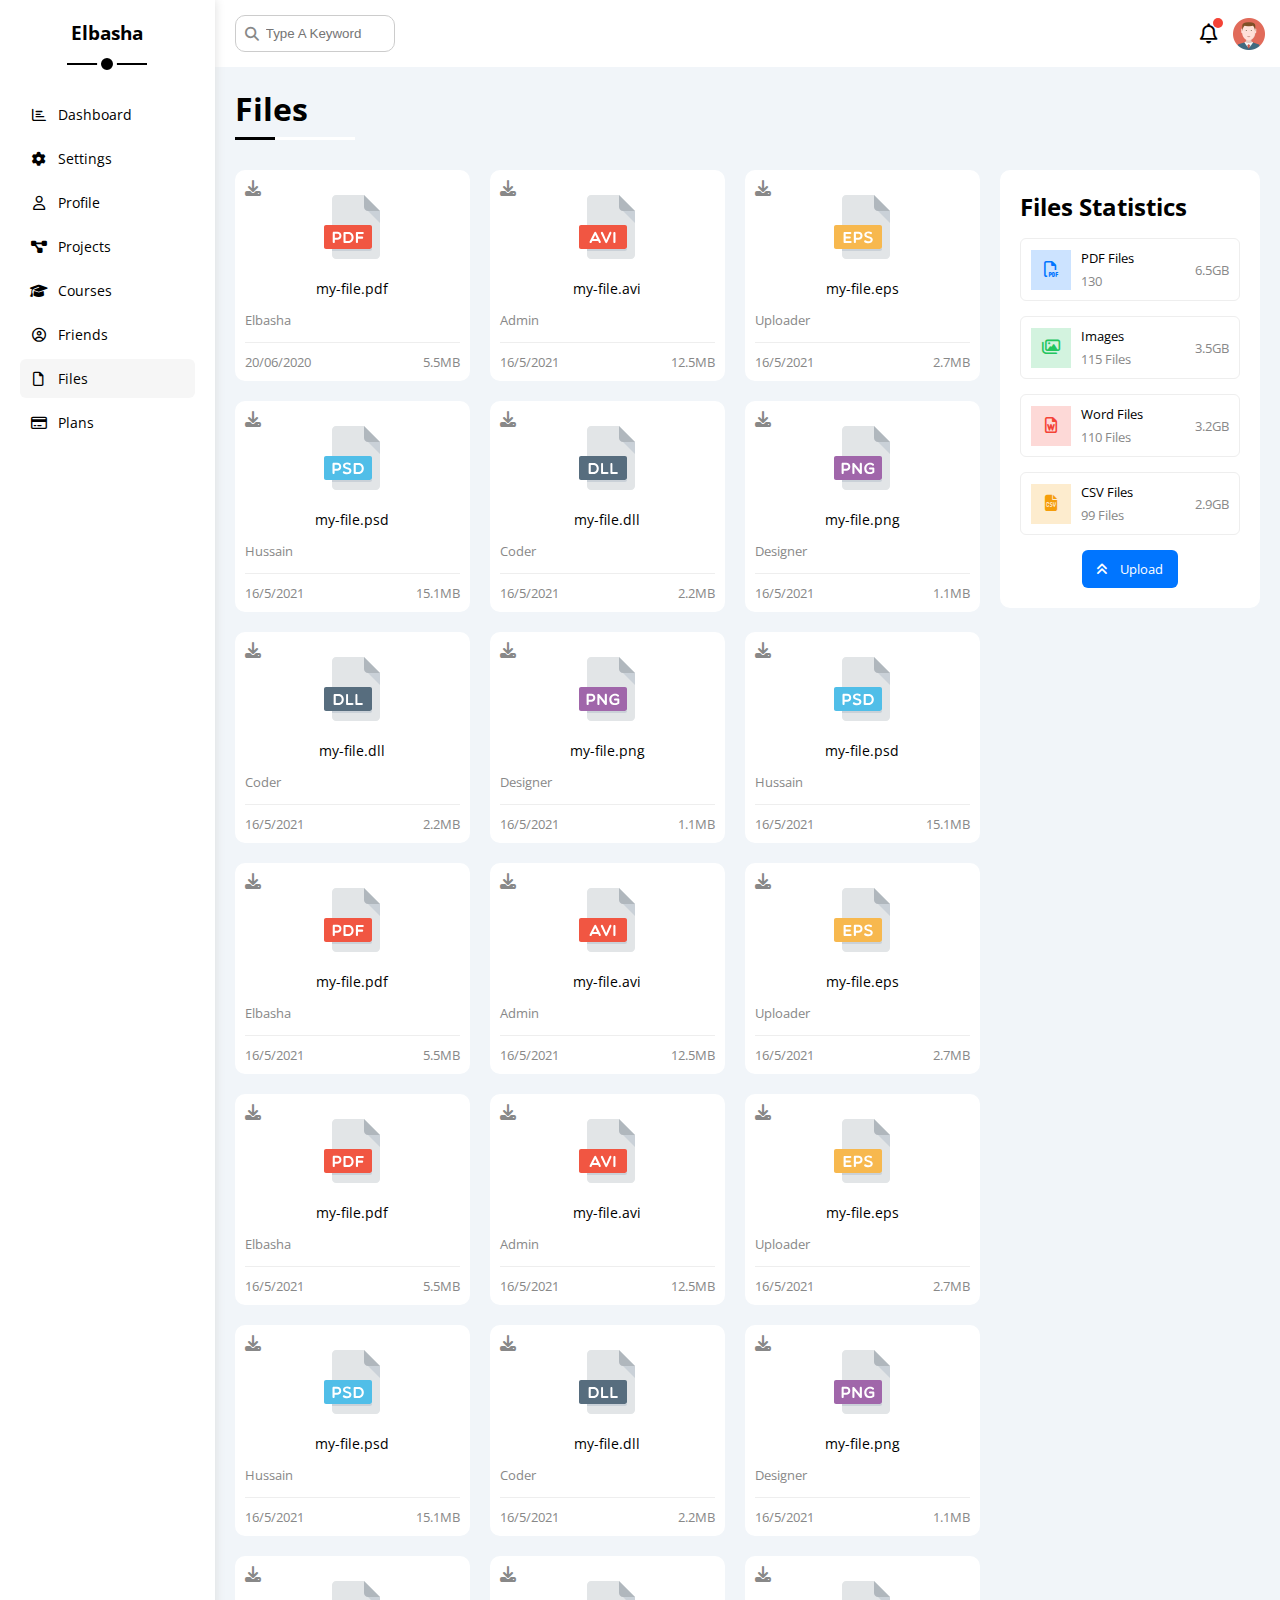
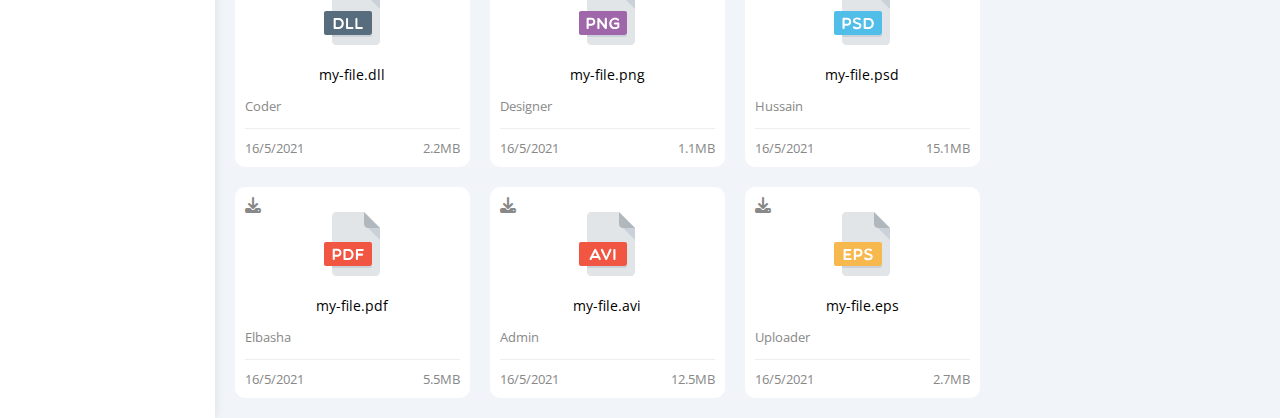
<file: files.html>
<!DOCTYPE html>
<html lang="en">
  <head>
    <meta charset="UTF-8" />
    <meta http-equiv="X-UA-Compatible" content="IE=edge" />
    <meta name="viewport" content="width=device-width, initial-scale=1.0" />
    <title>Files</title>
    <link rel="stylesheet" href="css/all.min.css" />
    <link rel="stylesheet" href="css/framework.css" />
    <link rel="stylesheet" href="css/master.css" />
    <link rel="preconnect" href="https://fonts.googleapis.com" />
    <link rel="preconnect" href="https://fonts.gstatic.com" crossorigin />
    <link href="https://fonts.googleapis.com/css2?family=Open+Sans:wght@300;500&display=swap" rel="stylesheet" />
  </head>
  <body>
    <div class="page d-flex">
      <div class="sidebar bg-white p-20 p-relative">
        <h3 class="p-relative txt-c mt-0">Elbasha</h3>
        <ul>
          <li>
            <a class="d-flex align-center fs-14 c-black rad-6 p-10" href="index.html">
              <i class="fa-regular fa-chart-bar fa-fw"></i>
              <span>Dashboard</span>
            </a>
          </li>
          <li>
            <a class="d-flex align-center fs-14 c-black rad-6 p-10" href="settings.html">
              <i class="fa-solid fa-gear fa-fw"></i>
              <span>Settings</span>
            </a>
          </li>
          <li>
            <a class="d-flex align-center fs-14 c-black rad-6 p-10" href="profile.html">
              <i class="fa-regular fa-user fa-fw"></i>
              <span>Profile</span>
            </a>
          </li>
          <li>
            <a class="d-flex align-center fs-14 c-black rad-6 p-10" href="projects.html">
              <i class="fa-solid fa-diagram-project fa-fw"></i>
              <span>Projects</span>
            </a>
          </li>
          <li>
            <a class="d-flex align-center fs-14 c-black rad-6 p-10" href="courses.html">
              <i class="fa-solid fa-graduation-cap fa-fw"></i>
              <span>Courses</span>
            </a>
          </li>
          <li>
            <a class="d-flex align-center fs-14 c-black rad-6 p-10" href="friends.html">
              <i class="fa-regular fa-circle-user fa-fw"></i>
              <span>Friends</span>
            </a>
          </li>
          <li>
            <a class="active d-flex align-center fs-14 c-black rad-6 p-10" href="files.html">
              <i class="fa-regular fa-file fa-fw"></i>
              <span>Files</span>
            </a>
          </li>
          <li>
            <a class="d-flex align-center fs-14 c-black rad-6 p-10" href="plans.html">
              <i class="fa-regular fa-credit-card fa-fw"></i>
              <span>Plans</span>
            </a>
          </li>
        </ul>
      </div>
      <div class="content w-full">
        <!-- Start Head -->
        <div class="head bg-white p-15 between-flex">
          <div class="search p-relative">
            <input class="p-10" type="search" placeholder="Type A Keyword" />
          </div>
          <div class="icons d-flex align-center">
            <span class="notification p-relative">
              <i class="fa-regular fa-bell fa-lg"></i>
            </span>
            <img src="imgs/avatar.png" alt="" />
          </div>
        </div>
        <!-- End Head -->
        <h1 class="p-relative">Files</h1>
        <div class="files-page d-flex m-20 gap-20">
          <div class="files-stats p-20 bg-white rad-10">
            <h2 class="mt-0 mb-15 txt-c-mobile">Files Statistics</h2>
            <div class="d-flex align-center border-eee p-10 rad-6 mb-15 fs-13">
              <i class="fa-regular fa-file-pdf fa-lg blue center-flex c-blue icon"></i>
              <div class="info">
                <span>PDF Files</span>
                <span class="c-grey d-block mt-5">130</span>
              </div>
              <div class="size c-grey">6.5GB</div>
            </div>
            <div class="d-flex align-center border-eee p-10 rad-6 mb-15 fs-13">
              <i class="fa-regular fa-images fa-lg green center-flex c-green icon"></i>
              <div class="info">
                <span>Images</span>
                <span class="c-grey d-block mt-5">115 Files</span>
              </div>
              <div class="size c-grey">3.5GB</div>
            </div>
            <div class="d-flex align-center border-eee p-10 rad-6 mb-15 fs-13">
              <i class="fa-regular fa-file-word fa-lg red center-flex c-red icon"></i>
              <div class="info">
                <span>Word Files</span>
                <span class="c-grey d-block mt-5">110 Files</span>
              </div>
              <div class="size c-grey">3.2GB</div>
            </div>
            <div class="d-flex align-center border-eee p-10 rad-6 fs-13">
              <i class="fa-solid fa-file-csv fa-lg orange center-flex c-orange icon"></i>
              <div class="info">
                <span>CSV Files</span>
                <span class="c-grey d-block mt-5">99 Files</span>
              </div>
              <div class="size c-grey">2.9GB</div>
            </div>
            <a class="upload bg-blue c-white fs-13 rad-6 d-block w-fit" href="#">
              <i class="fa-solid fa-angles-up mr-10"></i>
              Upload
            </a>
          </div>
          <div class="files-content d-grid gap-20">
            <div class="file bg-white p-10 rad-10">
              <i class="fa-solid fa-download c-grey p-absolute"></i>
              <div class="icon txt-c">
                <img class="mt-15 mb-15" src="imgs/pdf.svg" alt="" />
              </div>
              <div class="txt-c mb-10 fs-14">my-file.pdf</div>
              <p class="c-grey fs-13">Elbasha</p>
              <div class="info between-flex mt-10 pt-10 fs-13 c-grey">
                <span>20/06/2020</span>
                <span>5.5MB</span>
              </div>
            </div>
            <div class="file bg-white p-10 rad-10">
              <i class="fa-solid fa-download c-grey p-absolute"></i>
              <div class="icon txt-c">
                <img class="mt-15 mb-15" src="imgs/avi.svg" alt="" />
              </div>
              <div class="txt-c mb-10 fs-14">my-file.avi</div>
              <p class="c-grey fs-13">Admin</p>
              <div class="info between-flex mt-10 pt-10 fs-13 c-grey">
                <span>16/5/2021</span>
                <span>12.5MB</span>
              </div>
            </div>
            <div class="file bg-white p-10 rad-10">
              <i class="fa-solid fa-download c-grey p-absolute"></i>
              <div class="icon txt-c">
                <img class="mt-15 mb-15" src="imgs/eps.svg" alt="" />
              </div>
              <div class="txt-c mb-10 fs-14">my-file.eps</div>
              <p class="c-grey fs-13">Uploader</p>
              <div class="info between-flex mt-10 pt-10 fs-13 c-grey">
                <span>16/5/2021</span>
                <span>2.7MB</span>
              </div>
            </div>
            <div class="file bg-white p-10 rad-10">
              <i class="fa-solid fa-download c-grey p-absolute"></i>
              <div class="icon txt-c">
                <img class="mt-15 mb-15" src="imgs/psd.svg" alt="" />
              </div>
              <div class="txt-c mb-10 fs-14">my-file.psd</div>
              <p class="c-grey fs-13">Hussain</p>
              <div class="info between-flex mt-10 pt-10 fs-13 c-grey">
                <span>16/5/2021</span>
                <span>15.1MB</span>
              </div>
            </div>
            <div class="file bg-white p-10 rad-10">
              <i class="fa-solid fa-download c-grey p-absolute"></i>
              <div class="icon txt-c">
                <img class="mt-15 mb-15" src="imgs/dll.svg" alt="" />
              </div>
              <div class="txt-c mb-10 fs-14">my-file.dll</div>
              <p class="c-grey fs-13">Coder</p>
              <div class="info between-flex mt-10 pt-10 fs-13 c-grey">
                <span>16/5/2021</span>
                <span>2.2MB</span>
              </div>
            </div>
            <div class="file bg-white p-10 rad-10">
              <i class="fa-solid fa-download c-grey p-absolute"></i>
              <div class="icon txt-c">
                <img class="mt-15 mb-15" src="imgs/png.svg" alt="" />
              </div>
              <div class="txt-c mb-10 fs-14">my-file.png</div>
              <p class="c-grey fs-13">Designer</p>
              <div class="info between-flex mt-10 pt-10 fs-13 c-grey">
                <span>16/5/2021</span>
                <span>1.1MB</span>
              </div>
            </div>
            <div class="file bg-white p-10 rad-10">
              <i class="fa-solid fa-download c-grey p-absolute"></i>
              <div class="icon txt-c">
                <img class="mt-15 mb-15" src="imgs/dll.svg" alt="" />
              </div>
              <div class="txt-c mb-10 fs-14">my-file.dll</div>
              <p class="c-grey fs-13">Coder</p>
              <div class="info between-flex mt-10 pt-10 fs-13 c-grey">
                <span>16/5/2021</span>
                <span>2.2MB</span>
              </div>
            </div>
            <div class="file bg-white p-10 rad-10">
              <i class="fa-solid fa-download c-grey p-absolute"></i>
              <div class="icon txt-c">
                <img class="mt-15 mb-15" src="imgs/png.svg" alt="" />
              </div>
              <div class="txt-c mb-10 fs-14">my-file.png</div>
              <p class="c-grey fs-13">Designer</p>
              <div class="info between-flex mt-10 pt-10 fs-13 c-grey">
                <span>16/5/2021</span>
                <span>1.1MB</span>
              </div>
            </div>
            <div class="file bg-white p-10 rad-10">
              <i class="fa-solid fa-download c-grey p-absolute"></i>
              <div class="icon txt-c">
                <img class="mt-15 mb-15" src="imgs/psd.svg" alt="" />
              </div>
              <div class="txt-c mb-10 fs-14">my-file.psd</div>
              <p class="c-grey fs-13">Hussain</p>
              <div class="info between-flex mt-10 pt-10 fs-13 c-grey">
                <span>16/5/2021</span>
                <span>15.1MB</span>
              </div>
            </div>
            <div class="file bg-white p-10 rad-10">
              <i class="fa-solid fa-download c-grey p-absolute"></i>
              <div class="icon txt-c">
                <img class="mt-15 mb-15" src="imgs/pdf.svg" alt="" />
              </div>
              <div class="txt-c mb-10 fs-14">my-file.pdf</div>
              <p class="c-grey fs-13">Elbasha</p>
              <div class="info between-flex mt-10 pt-10 fs-13 c-grey">
                <span>16/5/2021</span>
                <span>5.5MB</span>
              </div>
            </div>
            <div class="file bg-white p-10 rad-10">
              <i class="fa-solid fa-download c-grey p-absolute"></i>
              <div class="icon txt-c">
                <img class="mt-15 mb-15" src="imgs/avi.svg" alt="" />
              </div>
              <div class="txt-c mb-10 fs-14">my-file.avi</div>
              <p class="c-grey fs-13">Admin</p>
              <div class="info between-flex mt-10 pt-10 fs-13 c-grey">
                <span>16/5/2021</span>
                <span>12.5MB</span>
              </div>
            </div>
            <div class="file bg-white p-10 rad-10">
              <i class="fa-solid fa-download c-grey p-absolute"></i>
              <div class="icon txt-c">
                <img class="mt-15 mb-15" src="imgs/eps.svg" alt="" />
              </div>
              <div class="txt-c mb-10 fs-14">my-file.eps</div>
              <p class="c-grey fs-13">Uploader</p>
              <div class="info between-flex mt-10 pt-10 fs-13 c-grey">
                <span>16/5/2021</span>
                <span>2.7MB</span>
              </div>
            </div>
            <div class="file bg-white p-10 rad-10">
              <i class="fa-solid fa-download c-grey p-absolute"></i>
              <div class="icon txt-c">
                <img class="mt-15 mb-15" src="imgs/pdf.svg" alt="" />
              </div>
              <div class="txt-c mb-10 fs-14">my-file.pdf</div>
              <p class="c-grey fs-13">Elbasha</p>
              <div class="info between-flex mt-10 pt-10 fs-13 c-grey">
                <span>16/5/2021</span>
                <span>5.5MB</span>
              </div>
            </div>
            <div class="file bg-white p-10 rad-10">
              <i class="fa-solid fa-download c-grey p-absolute"></i>
              <div class="icon txt-c">
                <img class="mt-15 mb-15" src="imgs/avi.svg" alt="" />
              </div>
              <div class="txt-c mb-10 fs-14">my-file.avi</div>
              <p class="c-grey fs-13">Admin</p>
              <div class="info between-flex mt-10 pt-10 fs-13 c-grey">
                <span>16/5/2021</span>
                <span>12.5MB</span>
              </div>
            </div>
            <div class="file bg-white p-10 rad-10">
              <i class="fa-solid fa-download c-grey p-absolute"></i>
              <div class="icon txt-c">
                <img class="mt-15 mb-15" src="imgs/eps.svg" alt="" />
              </div>
              <div class="txt-c mb-10 fs-14">my-file.eps</div>
              <p class="c-grey fs-13">Uploader</p>
              <div class="info between-flex mt-10 pt-10 fs-13 c-grey">
                <span>16/5/2021</span>
                <span>2.7MB</span>
              </div>
            </div>
            <div class="file bg-white p-10 rad-10">
              <i class="fa-solid fa-download c-grey p-absolute"></i>
              <div class="icon txt-c">
                <img class="mt-15 mb-15" src="imgs/psd.svg" alt="" />
              </div>
              <div class="txt-c mb-10 fs-14">my-file.psd</div>
              <p class="c-grey fs-13">Hussain</p>
              <div class="info between-flex mt-10 pt-10 fs-13 c-grey">
                <span>16/5/2021</span>
                <span>15.1MB</span>
              </div>
            </div>
            <div class="file bg-white p-10 rad-10">
              <i class="fa-solid fa-download c-grey p-absolute"></i>
              <div class="icon txt-c">
                <img class="mt-15 mb-15" src="imgs/dll.svg" alt="" />
              </div>
              <div class="txt-c mb-10 fs-14">my-file.dll</div>
              <p class="c-grey fs-13">Coder</p>
              <div class="info between-flex mt-10 pt-10 fs-13 c-grey">
                <span>16/5/2021</span>
                <span>2.2MB</span>
              </div>
            </div>
            <div class="file bg-white p-10 rad-10">
              <i class="fa-solid fa-download c-grey p-absolute"></i>
              <div class="icon txt-c">
                <img class="mt-15 mb-15" src="imgs/png.svg" alt="" />
              </div>
              <div class="txt-c mb-10 fs-14">my-file.png</div>
              <p class="c-grey fs-13">Designer</p>
              <div class="info between-flex mt-10 pt-10 fs-13 c-grey">
                <span>16/5/2021</span>
                <span>1.1MB</span>
              </div>
            </div>
            <div class="file bg-white p-10 rad-10">
              <i class="fa-solid fa-download c-grey p-absolute"></i>
              <div class="icon txt-c">
                <img class="mt-15 mb-15" src="imgs/dll.svg" alt="" />
              </div>
              <div class="txt-c mb-10 fs-14">my-file.dll</div>
              <p class="c-grey fs-13">Coder</p>
              <div class="info between-flex mt-10 pt-10 fs-13 c-grey">
                <span>16/5/2021</span>
                <span>2.2MB</span>
              </div>
            </div>
            <div class="file bg-white p-10 rad-10">
              <i class="fa-solid fa-download c-grey p-absolute"></i>
              <div class="icon txt-c">
                <img class="mt-15 mb-15" src="imgs/png.svg" alt="" />
              </div>
              <div class="txt-c mb-10 fs-14">my-file.png</div>
              <p class="c-grey fs-13">Designer</p>
              <div class="info between-flex mt-10 pt-10 fs-13 c-grey">
                <span>16/5/2021</span>
                <span>1.1MB</span>
              </div>
            </div>
            <div class="file bg-white p-10 rad-10">
              <i class="fa-solid fa-download c-grey p-absolute"></i>
              <div class="icon txt-c">
                <img class="mt-15 mb-15" src="imgs/psd.svg" alt="" />
              </div>
              <div class="txt-c mb-10 fs-14">my-file.psd</div>
              <p class="c-grey fs-13">Hussain</p>
              <div class="info between-flex mt-10 pt-10 fs-13 c-grey">
                <span>16/5/2021</span>
                <span>15.1MB</span>
              </div>
            </div>
            <div class="file bg-white p-10 rad-10">
              <i class="fa-solid fa-download c-grey p-absolute"></i>
              <div class="icon txt-c">
                <img class="mt-15 mb-15" src="imgs/pdf.svg" alt="" />
              </div>
              <div class="txt-c mb-10 fs-14">my-file.pdf</div>
              <p class="c-grey fs-13">Elbasha</p>
              <div class="info between-flex mt-10 pt-10 fs-13 c-grey">
                <span>16/5/2021</span>
                <span>5.5MB</span>
              </div>
            </div>
            <div class="file bg-white p-10 rad-10">
              <i class="fa-solid fa-download c-grey p-absolute"></i>
              <div class="icon txt-c">
                <img class="mt-15 mb-15" src="imgs/avi.svg" alt="" />
              </div>
              <div class="txt-c mb-10 fs-14">my-file.avi</div>
              <p class="c-grey fs-13">Admin</p>
              <div class="info between-flex mt-10 pt-10 fs-13 c-grey">
                <span>16/5/2021</span>
                <span>12.5MB</span>
              </div>
            </div>
            <div class="file bg-white p-10 rad-10">
              <i class="fa-solid fa-download c-grey p-absolute"></i>
              <div class="icon txt-c">
                <img class="mt-15 mb-15" src="imgs/eps.svg" alt="" />
              </div>
              <div class="txt-c mb-10 fs-14">my-file.eps</div>
              <p class="c-grey fs-13">Uploader</p>
              <div class="info between-flex mt-10 pt-10 fs-13 c-grey">
                <span>16/5/2021</span>
                <span>2.7MB</span>
              </div>
            </div>
          </div>
        </div>
      </div>
    </div>
  </body>
</html>
</file>
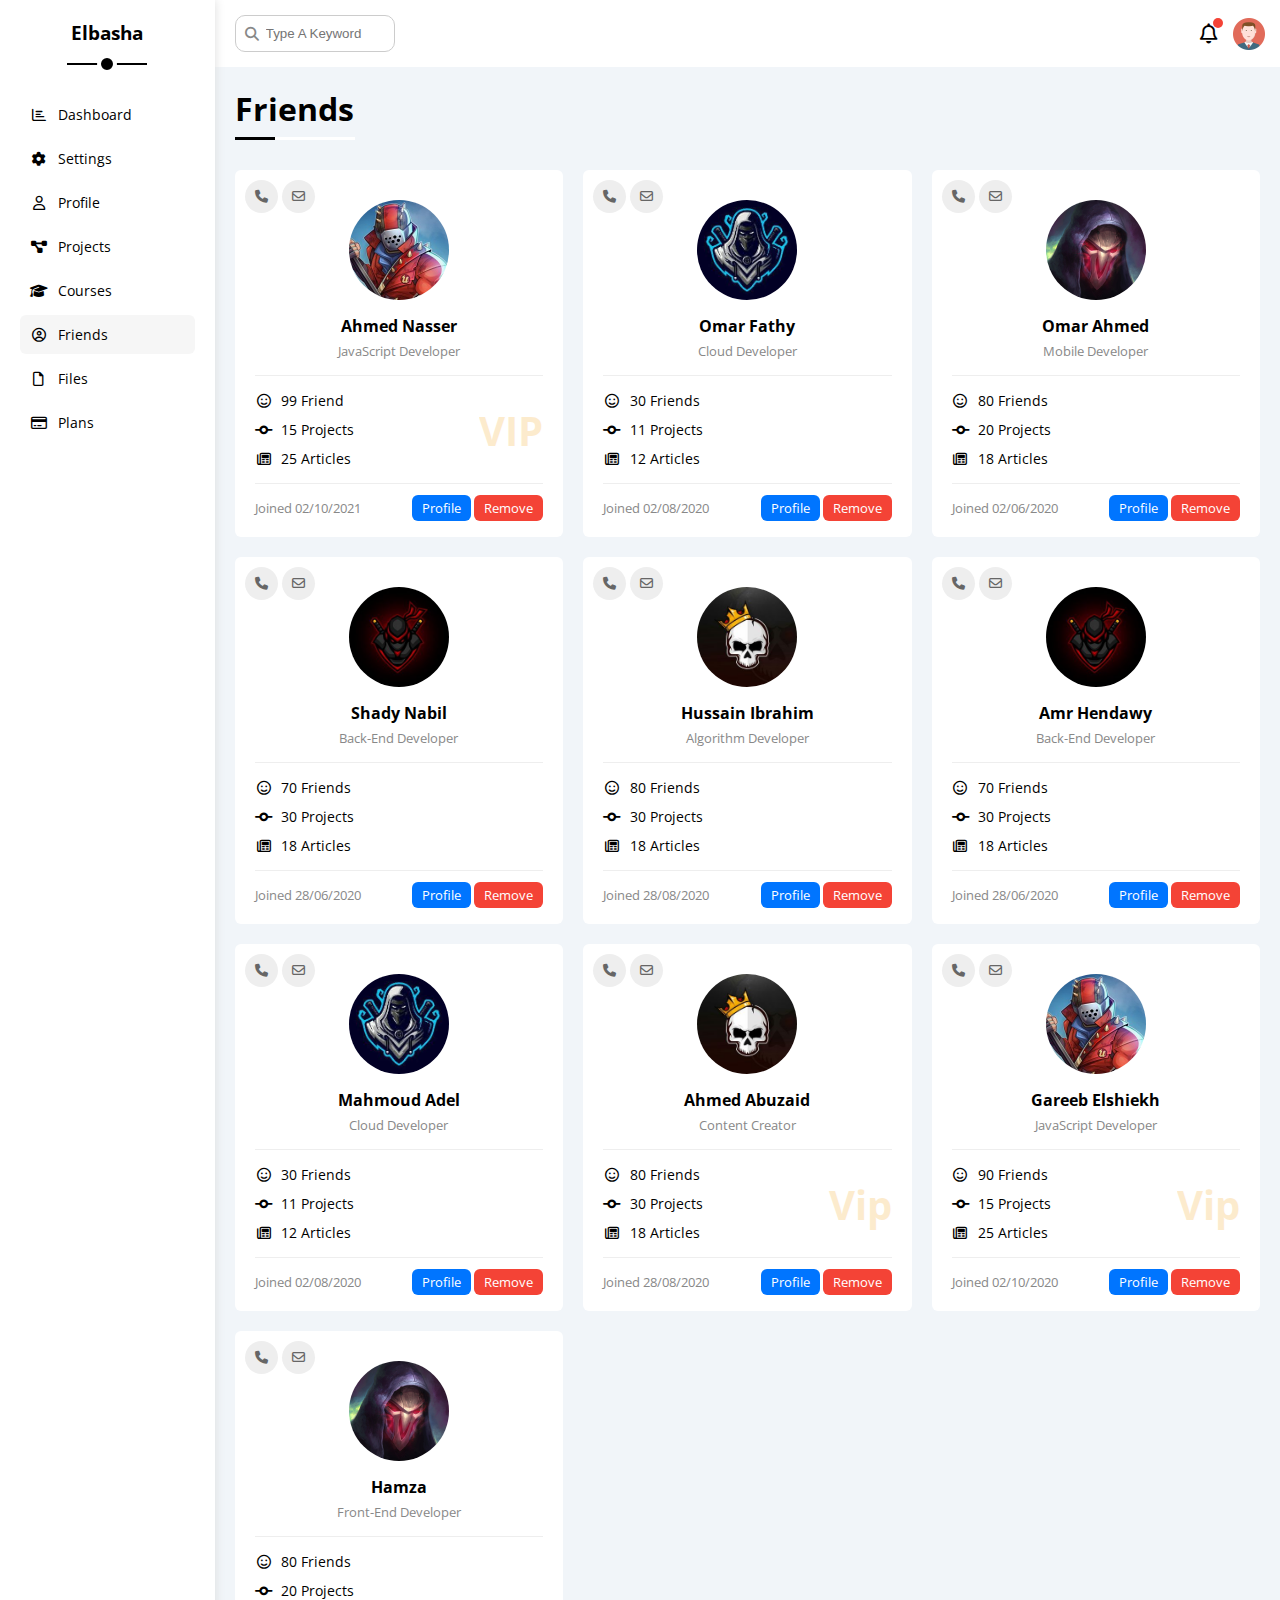
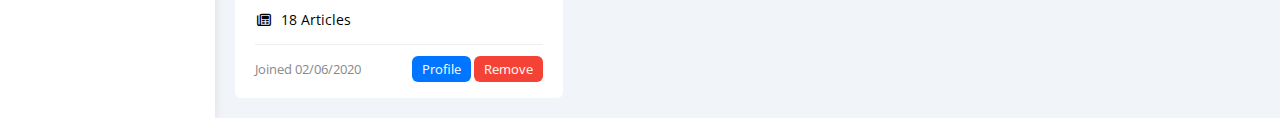
<file: friends.html>
<!DOCTYPE html>
<html lang="en">
  <head>
    <meta charset="UTF-8" />
    <meta http-equiv="X-UA-Compatible" content="IE=edge" />
    <meta name="viewport" content="width=device-width, initial-scale=1.0" />
    <title>Friends</title>
    <link rel="stylesheet" href="css/all.min.css" />
    <link rel="stylesheet" href="css/framework.css" />
    <link rel="stylesheet" href="css/master.css" />
    <link rel="preconnect" href="https://fonts.googleapis.com" />
    <link rel="preconnect" href="https://fonts.gstatic.com" crossorigin />
    <link href="https://fonts.googleapis.com/css2?family=Open+Sans:wght@300;500&display=swap" rel="stylesheet" />
  </head>
  <body>
    <div class="page d-flex">
      <div class="sidebar bg-white p-20 p-relative">
        <h3 class="p-relative txt-c mt-0">Elbasha</h3>
        <ul>
          <li>
            <a class="d-flex align-center fs-14 c-black rad-6 p-10" href="index.html">
              <i class="fa-regular fa-chart-bar fa-fw"></i>
              <span>Dashboard</span>
            </a>
          </li>
          <li>
            <a class="d-flex align-center fs-14 c-black rad-6 p-10" href="settings.html">
              <i class="fa-solid fa-gear fa-fw"></i>
              <span>Settings</span>
            </a>
          </li>
          <li>
            <a class="d-flex align-center fs-14 c-black rad-6 p-10" href="profile.html">
              <i class="fa-regular fa-user fa-fw"></i>
              <span>Profile</span>
            </a>
          </li>
          <li>
            <a class="d-flex align-center fs-14 c-black rad-6 p-10" href="projects.html">
              <i class="fa-solid fa-diagram-project fa-fw"></i>
              <span>Projects</span>
            </a>
          </li>
          <li>
            <a class="d-flex align-center fs-14 c-black rad-6 p-10" href="courses.html">
              <i class="fa-solid fa-graduation-cap fa-fw"></i>
              <span>Courses</span>
            </a>
          </li>
          <li>
            <a class="active d-flex align-center fs-14 c-black rad-6 p-10" href="friends.html">
              <i class="fa-regular fa-circle-user fa-fw"></i>
              <span>Friends</span>
            </a>
          </li>
          <li>
            <a class="d-flex align-center fs-14 c-black rad-6 p-10" href="files.html">
              <i class="fa-regular fa-file fa-fw"></i>
              <span>Files</span>
            </a>
          </li>
          <li>
            <a class="d-flex align-center fs-14 c-black rad-6 p-10" href="plans.html">
              <i class="fa-regular fa-credit-card fa-fw"></i>
              <span>Plans</span>
            </a>
          </li>
        </ul>
      </div>
      <div class="content w-full">
        <!-- Start Head -->
        <div class="head bg-white p-15 between-flex">
          <div class="search p-relative">
            <input class="p-10" type="search" placeholder="Type A Keyword" />
          </div>
          <div class="icons d-flex align-center">
            <span class="notification p-relative">
              <i class="fa-regular fa-bell fa-lg"></i>
            </span>
            <img src="imgs/avatar.png" alt="" />
          </div>
        </div>
        <!-- End Head -->
        <h1 class="p-relative">Friends</h1>
        <div class="friends-page d-grid m-20 gap-20">
          <div class="friend bg-white rad-6 p-20 p-relative">
            <div class="contact">
              <i class="fa-solid fa-phone"></i>
              <i class="fa-regular fa-envelope"></i>
            </div>
            <div class="txt-c">
              <img class="rad-half mt-10 mb-10 w-100 h-100" src="imgs/friend-01.jpg" alt="" />
              <h4 class="m-0">Ahmed Nasser</h4>
              <p class="c-grey fs-13 mt-5 mb-0">JavaScript Developer</p>
            </div>
            <div class="icons fs-14 p-relative">
              <div class="mb-10">
                <i class="fa-regular fa-face-smile fa-fw"></i>
                <span>99 Friend</span>
              </div>
              <div class="mb-10">
                <i class="fa-solid fa-code-commit fa-fw"></i>
                <span>15 Projects</span>
              </div>
              <div>
                <i class="fa-regular fa-newspaper fa-fw"></i>
                <span>25 Articles</span>
              </div>
              <span class="vip fw-bold c-orange">VIP</span>
            </div>
            <div class="info between-flex fs-13">
              <span class="c-grey">Joined 02/10/2021</span>
              <div>
                <a class="bg-blue c-white btn-shape" href="profile.html">Profile</a>
                <a class="bg-red c-white btn-shape" href="#">Remove</a>
              </div>
            </div>
          </div>
          <div class="friend bg-white rad-6 p-20 p-relative">
            <div class="contact">
              <i class="fa-solid fa-phone"></i>
              <i class="fa-regular fa-envelope"></i>
            </div>
            <div class="txt-c">
              <img class="rad-half mt-10 mb-10 w-100 h-100" src="imgs/friend-02.jpg" alt="" />
              <h4 class="m-0">Omar Fathy</h4>
              <p class="c-grey fs-13 mt-5 mb-0">Cloud Developer</p>
            </div>
            <div class="icons fs-14 p-relative">
              <div class="mb-10">
                <i class="fa-regular fa-face-smile fa-fw"></i>
                <span>30 Friends</span>
              </div>
              <div class="mb-10">
                <i class="fa-solid fa-code-commit fa-fw"></i>
                <span>11 Projects</span>
              </div>
              <div>
                <i class="fa-regular fa-newspaper fa-fw"></i>
                <span>12 Articles</span>
              </div>
            </div>
            <div class="info between-flex fs-13">
              <span class="c-grey">Joined 02/08/2020</span>
              <div>
                <a class="bg-blue c-white btn-shape" href="profile.html">Profile</a>
                <a class="bg-red c-white btn-shape" href="">Remove</a>
              </div>
            </div>
          </div>
          <div class="friend bg-white rad-6 p-20 p-relative">
            <div class="contact">
              <i class="fa-solid fa-phone"></i>
              <i class="fa-regular fa-envelope"></i>
            </div>
            <div class="txt-c">
              <img class="rad-half mt-10 mb-10 w-100 h-100" src="imgs/friend-03.jpg" alt="" />
              <h4 class="m-0">Omar Ahmed</h4>
              <p class="c-grey fs-13 mt-5 mb-0">Mobile Developer</p>
            </div>
            <div class="icons fs-14 p-relative">
              <div class="mb-10">
                <i class="fa-regular fa-face-smile fa-fw"></i>
                <span>80 Friends</span>
              </div>
              <div class="mb-10">
                <i class="fa-solid fa-code-commit fa-fw"></i>
                <span>20 Projects</span>
              </div>
              <div>
                <i class="fa-regular fa-newspaper fa-fw"></i>
                <span>18 Articles</span>
              </div>
            </div>
            <div class="info between-flex fs-13">
              <span class="c-grey">Joined 02/06/2020</span>
              <div>
                <a class="bg-blue c-white btn-shape" href="profile.html">Profile</a>
                <a class="bg-red c-white btn-shape" href="">Remove</a>
              </div>
            </div>
          </div>
          <div class="friend bg-white rad-6 p-20 p-relative">
            <div class="contact">
              <i class="fa-solid fa-phone"></i>
              <i class="fa-regular fa-envelope"></i>
            </div>
            <div class="txt-c">
              <img class="rad-half mt-10 mb-10 w-100 h-100" src="imgs/friend-04.jpg" alt="" />
              <h4 class="m-0">Shady Nabil</h4>
              <p class="c-grey fs-13 mt-5 mb-0">Back-End Developer</p>
            </div>
            <div class="icons fs-14 p-relative">
              <div class="mb-10">
                <i class="fa-regular fa-face-smile fa-fw"></i>
                <span>70 Friends</span>
              </div>
              <div class="mb-10">
                <i class="fa-solid fa-code-commit fa-fw"></i>
                <span>30 Projects</span>
              </div>
              <div>
                <i class="fa-regular fa-newspaper fa-fw"></i>
                <span>18 Articles</span>
              </div>
            </div>
            <div class="info between-flex fs-13">
              <span class="c-grey">Joined 28/06/2020</span>
              <div>
                <a class="bg-blue c-white btn-shape" href="profile.html">Profile</a>
                <a class="bg-red c-white btn-shape" href="">Remove</a>
              </div>
            </div>
          </div>
          <div class="friend bg-white rad-6 p-20 p-relative">
            <div class="contact">
              <i class="fa-solid fa-phone"></i>
              <i class="fa-regular fa-envelope"></i>
            </div>
            <div class="txt-c">
              <img class="rad-half mt-10 mb-10 w-100 h-100" src="imgs/friend-05.jpg" alt="" />
              <h4 class="m-0">Hussain Ibrahim</h4>
              <p class="c-grey fs-13 mt-5 mb-0">Algorithm Developer</p>
            </div>
            <div class="icons fs-14 p-relative">
              <div class="mb-10">
                <i class="fa-regular fa-face-smile fa-fw"></i>
                <span>80 Friends</span>
              </div>
              <div class="mb-10">
                <i class="fa-solid fa-code-commit fa-fw"></i>
                <span>30 Projects</span>
              </div>
              <div>
                <i class="fa-regular fa-newspaper fa-fw"></i>
                <span>18 Articles</span>
              </div>
            </div>
            <div class="info between-flex fs-13">
              <span class="c-grey">Joined 28/08/2020</span>
              <div>
                <a class="bg-blue c-white btn-shape" href="profile.html">Profile</a>
                <a class="bg-red c-white btn-shape" href="">Remove</a>
              </div>
            </div>
          </div>
          <div class="friend bg-white rad-6 p-20 p-relative">
            <div class="contact">
              <i class="fa-solid fa-phone"></i>
              <i class="fa-regular fa-envelope"></i>
            </div>
            <div class="txt-c">
              <img class="rad-half mt-10 mb-10 w-100 h-100" src="imgs/friend-04.jpg" alt="" />
              <h4 class="m-0">Amr Hendawy</h4>
              <p class="c-grey fs-13 mt-5 mb-0">Back-End Developer</p>
            </div>
            <div class="icons fs-14 p-relative">
              <div class="mb-10">
                <i class="fa-regular fa-face-smile fa-fw"></i>
                <span>70 Friends</span>
              </div>
              <div class="mb-10">
                <i class="fa-solid fa-code-commit fa-fw"></i>
                <span>30 Projects</span>
              </div>
              <div>
                <i class="fa-regular fa-newspaper fa-fw"></i>
                <span>18 Articles</span>
              </div>
            </div>
            <div class="info between-flex fs-13">
              <span class="c-grey">Joined 28/06/2020</span>
              <div>
                <a class="bg-blue c-white btn-shape" href="profile.html">Profile</a>
                <a class="bg-red c-white btn-shape" href="">Remove</a>
              </div>
            </div>
          </div>
          <div class="friend bg-white rad-6 p-20 p-relative">
            <div class="contact">
              <i class="fa-solid fa-phone"></i>
              <i class="fa-regular fa-envelope"></i>
            </div>
            <div class="txt-c">
              <img class="rad-half mt-10 mb-10 w-100 h-100" src="imgs/friend-02.jpg" alt="" />
              <h4 class="m-0">Mahmoud Adel</h4>
              <p class="c-grey fs-13 mt-5 mb-0">Cloud Developer</p>
            </div>
            <div class="icons fs-14 p-relative">
              <div class="mb-10">
                <i class="fa-regular fa-face-smile fa-fw"></i>
                <span>30 Friends</span>
              </div>
              <div class="mb-10">
                <i class="fa-solid fa-code-commit fa-fw"></i>
                <span>11 Projects</span>
              </div>
              <div>
                <i class="fa-regular fa-newspaper fa-fw"></i>
                <span>12 Articles</span>
              </div>
            </div>
            <div class="info between-flex fs-13">
              <span class="c-grey">Joined 02/08/2020</span>
              <div>
                <a class="bg-blue c-white btn-shape" href="profile.html">Profile</a>
                <a class="bg-red c-white btn-shape" href="">Remove</a>
              </div>
            </div>
          </div>
          <div class="friend bg-white rad-6 p-20 p-relative">
            <div class="contact">
              <i class="fa-solid fa-phone"></i>
              <i class="fa-regular fa-envelope"></i>
            </div>
            <div class="txt-c">
              <img class="rad-half mt-10 mb-10 w-100 h-100" src="imgs/friend-05.jpg" alt="" />
              <h4 class="m-0">Ahmed Abuzaid</h4>
              <p class="c-grey fs-13 mt-5 mb-0">Content Creator</p>
            </div>
            <div class="icons fs-14 p-relative">
              <div class="mb-10">
                <i class="fa-regular fa-face-smile fa-fw"></i>
                <span>80 Friends</span>
              </div>
              <div class="mb-10">
                <i class="fa-solid fa-code-commit fa-fw"></i>
                <span>30 Projects</span>
              </div>
              <div>
                <i class="fa-regular fa-newspaper fa-fw"></i>
                <span>18 Articles</span>
              </div>
              <span class="vip fw-bold c-orange">Vip</span>
            </div>
            <div class="info between-flex fs-13">
              <span class="c-grey">Joined 28/08/2020</span>
              <div>
                <a class="bg-blue c-white btn-shape" href="profile.html">Profile</a>
                <a class="bg-red c-white btn-shape" href="">Remove</a>
              </div>
            </div>
          </div>
          <div class="friend bg-white rad-6 p-20 p-relative">
            <div class="contact">
              <i class="fa-solid fa-phone"></i>
              <i class="fa-regular fa-envelope"></i>
            </div>
            <div class="txt-c">
              <img class="rad-half mt-10 mb-10 w-100 h-100" src="imgs/friend-01.jpg" alt="" />
              <h4 class="m-0">Gareeb Elshiekh</h4>
              <p class="c-grey fs-13 mt-5 mb-0">JavaScript Developer</p>
            </div>
            <div class="icons fs-14 p-relative">
              <div class="mb-10">
                <i class="fa-regular fa-face-smile fa-fw"></i>
                <span>90 Friends</span>
              </div>
              <div class="mb-10">
                <i class="fa-solid fa-code-commit fa-fw"></i>
                <span>15 Projects</span>
              </div>
              <div>
                <i class="fa-regular fa-newspaper fa-fw"></i>
                <span>25 Articles</span>
              </div>
              <span class="vip fw-bold c-orange">Vip</span>
            </div>
            <div class="info between-flex fs-13">
              <span class="c-grey">Joined 02/10/2020</span>
              <div>
                <a class="bg-blue c-white btn-shape" href="profile.html">Profile</a>
                <a class="bg-red c-white btn-shape" href="">Remove</a>
              </div>
            </div>
          </div>
          <div class="friend bg-white rad-6 p-20 p-relative">
            <div class="contact">
              <i class="fa-solid fa-phone"></i>
              <i class="fa-regular fa-envelope"></i>
            </div>
            <div class="txt-c">
              <img class="rad-half mt-10 mb-10 w-100 h-100" src="imgs/friend-03.jpg" alt="" />
              <h4 class="m-0">Hamza</h4>
              <p class="c-grey fs-13 mt-5 mb-0">Front-End Developer</p>
            </div>
            <div class="icons fs-14 p-relative">
              <div class="mb-10">
                <i class="fa-regular fa-face-smile fa-fw"></i>
                <span>80 Friends</span>
              </div>
              <div class="mb-10">
                <i class="fa-solid fa-code-commit fa-fw"></i>
                <span>20 Projects</span>
              </div>
              <div>
                <i class="fa-regular fa-newspaper fa-fw"></i>
                <span>18 Articles</span>
              </div>
            </div>
            <div class="info between-flex fs-13">
              <span class="c-grey">Joined 02/06/2020</span>
              <div>
                <a class="bg-blue c-white btn-shape" href="profile.html">Profile</a>
                <a class="bg-red c-white btn-shape" href="">Remove</a>
              </div>
            </div>
          </div>
        </div>
      </div>
    </div>
  </body>
</html>
</file>
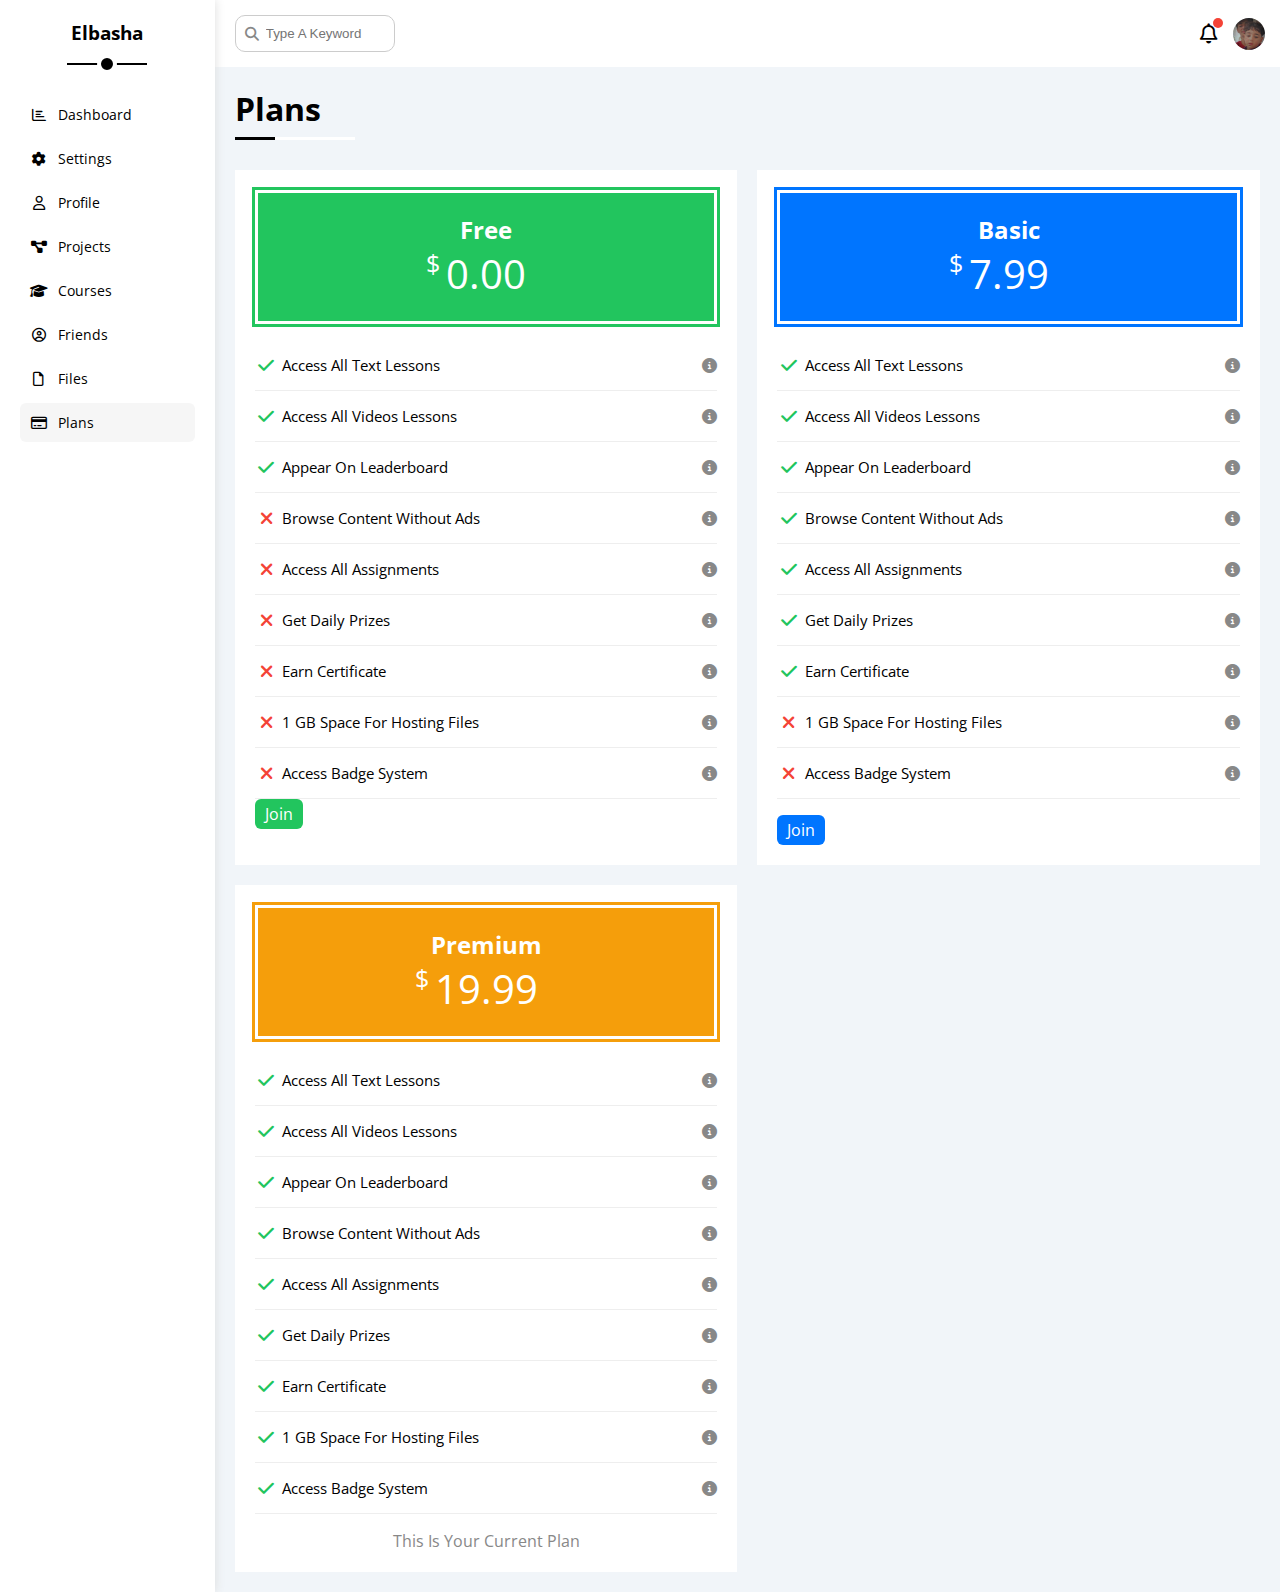
<file: plans.html>
<!DOCTYPE html>
<html lang="en">
  <head>
    <meta charset="UTF-8" />
    <meta http-equiv="X-UA-Compatible" content="IE=edge" />
    <meta name="viewport" content="width=device-width, initial-scale=1.0" />
    <title>Plans</title>
    <link rel="stylesheet" href="css/all.min.css" />
    <link rel="stylesheet" href="css/framework.css" />
    <link rel="stylesheet" href="css/master.css" />
    <link rel="preconnect" href="https://fonts.googleapis.com" />
    <link rel="preconnect" href="https://fonts.gstatic.com" crossorigin />
    <link href="https://fonts.googleapis.com/css2?family=Open+Sans:wght@300;500&display=swap" rel="stylesheet" />
  </head>
  <body>
    <div class="page d-flex">
      <div class="sidebar bg-white p-20 p-relative">
        <h3 class="p-relative txt-c mt-0">Elbasha</h3>
        <ul>
          <li>
            <a class="d-flex align-center fs-14 c-black rad-6 p-10" href="index.html">
              <i class="fa-regular fa-chart-bar fa-fw"></i>
              <span>Dashboard</span>
            </a>
          </li>
          <li>
            <a class="d-flex align-center fs-14 c-black rad-6 p-10" href="settings.html">
              <i class="fa-solid fa-gear fa-fw"></i>
              <span>Settings</span>
            </a>
          </li>
          <li>
            <a class="d-flex align-center fs-14 c-black rad-6 p-10" href="profile.html">
              <i class="fa-regular fa-user fa-fw"></i>
              <span>Profile</span>
            </a>
          </li>
          <li>
            <a class="d-flex align-center fs-14 c-black rad-6 p-10" href="projects.html">
              <i class="fa-solid fa-diagram-project fa-fw"></i>
              <span>Projects</span>
            </a>
          </li>
          <li>
            <a class="d-flex align-center fs-14 c-black rad-6 p-10" href="courses.html">
              <i class="fa-solid fa-graduation-cap fa-fw"></i>
              <span>Courses</span>
            </a>
          </li>
          <li>
            <a class="d-flex align-center fs-14 c-black rad-6 p-10" href="friends.html">
              <i class="fa-regular fa-circle-user fa-fw"></i>
              <span>Friends</span>
            </a>
          </li>
          <li>
            <a class="d-flex align-center fs-14 c-black rad-6 p-10" href="files.html">
              <i class="fa-regular fa-file fa-fw"></i>
              <span>Files</span>
            </a>
          </li>
          <li>
            <a class="active d-flex align-center fs-14 c-black rad-6 p-10" href="plans.html">
              <i class="fa-regular fa-credit-card fa-fw"></i>
              <span>Plans</span>
            </a>
          </li>
        </ul>
      </div>
      <div class="content w-full">
        <!-- Start Head -->
        <div class="head bg-white p-15 between-flex">
          <div class="search p-relative">
            <input class="p-10" type="search" placeholder="Type A Keyword" />
          </div>
          <div class="icons d-flex align-center">
            <span class="notification p-relative">
              <i class="fa-regular fa-bell fa-lg"></i>
            </span>
            <img class="rad-half" src="imgs/avatar-01.jpg" alt="" />
          </div>
        </div>
        <!-- End Head -->
        <h1 class="p-relative">Plans</h1>
        <div class="plans-page d-grid m-20 gap-20">
          <div class="plan green bg-white p-20">
            <div class="top bg-green txt-c p-20">
              <h2 class="m-0 c-white">Free</h2>
              <div class="price c-white"><span>$</span>0.00</div>
            </div>
            <ul>
              <ul>
                <li>
                  <i class="fa-solid fa-check fa-fw yes"></i>
                  <span>Access All Text Lessons</span>
                  <i class="fa-solid fa-circle-info help"></i>
                </li>
                <li>
                  <i class="fa-solid fa-check fa-fw yes"></i>
                  <span>Access All Videos Lessons</span>
                  <i class="fa-solid fa-circle-info help"></i>
                </li>
                <li>
                  <i class="fa-solid fa-check fa-fw yes"></i>
                  <span>Appear On Leaderboard</span>
                  <i class="fa-solid fa-circle-info help"></i>
                </li>
                <li>
                  <i class="fa-solid fa-xmark fa-fw"></i>
                  <span>Browse Content Without Ads</span>
                  <i class="fa-solid fa-circle-info help"></i>
                </li>
                <li>
                  <i class="fa-solid fa-xmark fa-fw"></i>
                  <span>Access All Assignments</span>
                  <i class="fa-solid fa-circle-info help"></i>
                </li>
                <li>
                  <i class="fa-solid fa-xmark fa-fw"></i>
                  <span>Get Daily Prizes</span>
                  <i class="fa-solid fa-circle-info help"></i>
                </li>
                <li>
                  <i class="fa-solid fa-xmark fa-fw"></i>
                  <span>Earn Certificate</span>
                  <i class="fa-solid fa-circle-info help"></i>
                </li>
                <li>
                  <i class="fa-solid fa-xmark fa-fw"></i>
                  <span>1 GB Space For Hosting Files</span>
                  <i class="fa-solid fa-circle-info help"></i>
                </li>
                <li>
                  <i class="fa-solid fa-xmark fa-fw"></i>
                  <span>Access Badge System</span>
                  <i class="fa-solid fa-circle-info help"></i>
                </li>
              </ul>
              <a href="#" class="btn-shape bg-green c-white d-block w-fit">Join</a>
          </div>
          <!-- Start Plan -->
          <div class="plan blue bg-white p-20">
            <div class="top bg-blue txt-c p-20">
              <h2 class="m-0 c-white">Basic</h2>
              <div class="price c-white"><span>$</span>7.99</div>
            </div>
            <ul class="list-none p-0">
              <li>
                <i class="fa-solid fa-check fa-fw yes"></i>
                <span>Access All Text Lessons</span>
                <i class="fa-solid fa-circle-info help"></i>
              </li>
              <li>
                <i class="fa-solid fa-check fa-fw yes"></i>
                <span>Access All Videos Lessons</span>
                <i class="fa-solid fa-circle-info help"></i>
              </li>
              <li>
                <i class="fa-solid fa-check fa-fw yes"></i>
                <span>Appear On Leaderboard</span>
                <i class="fa-solid fa-circle-info help"></i>
              </li>
              <li>
                <i class="fa-solid fa-check fa-fw yes"></i>
                <span>Browse Content Without Ads</span>
                <i class="fa-solid fa-circle-info help"></i>
              </li>
              <li>
                <i class="fa-solid fa-check fa-fw yes"></i>
                <span>Access All Assignments</span>
                <i class="fa-solid fa-circle-info help"></i>
              </li>
              <li>
                <i class="fa-solid fa-check fa-fw yes"></i>
                <span>Get Daily Prizes</span>
                <i class="fa-solid fa-circle-info help"></i>
              </li>
              <li>
                <i class="fa-solid fa-check fa-fw yes"></i>
                <span>Earn Certificate</span>
                <i class="fa-solid fa-circle-info help"></i>
              </li>
              <li>
                <i class="fa-solid fa-xmark fa-fw"></i>
                <span>1 GB Space For Hosting Files</span>
                <i class="fa-solid fa-circle-info help"></i>
              </li>
              <li>
                <i class="fa-solid fa-xmark fa-fw"></i>
                <span>Access Badge System</span>
                <i class="fa-solid fa-circle-info help"></i>
              </li>
            </ul>
            <a href="#" class="btn-shape bg-blue c-white d-block w-fit">Join</a>
          </div>
          <!-- End Plan -->
          <!-- Start Plan -->
          <div class="plan orange bg-white p-20">
            <div class="top bg-orange txt-c p-20">
              <h2 class="m-0 c-white">Premium</h2>
              <div class="price c-white"><span>$</span>19.99</div>
            </div>
            <ul class="list-none p-0">
              <li>
                <i class="fa-solid fa-check fa-fw yes"></i>
                <span>Access All Text Lessons</span>
                <i class="fa-solid fa-circle-info help"></i>
              </li>
              <li>
                <i class="fa-solid fa-check fa-fw yes"></i>
                <span>Access All Videos Lessons</span>
                <i class="fa-solid fa-circle-info help"></i>
              </li>
              <li>
                <i class="fa-solid fa-check fa-fw yes"></i>
                <span>Appear On Leaderboard</span>
                <i class="fa-solid fa-circle-info help"></i>
              </li>
              <li>
                <i class="fa-solid fa-check fa-fw yes"></i>
                <span>Browse Content Without Ads</span>
                <i class="fa-solid fa-circle-info help"></i>
              </li>
              <li>
                <i class="fa-solid fa-check fa-fw yes"></i>
                <span>Access All Assignments</span>
                <i class="fa-solid fa-circle-info help"></i>
              </li>
              <li>
                <i class="fa-solid fa-check fa-fw yes"></i>
                <span>Get Daily Prizes</span>
                <i class="fa-solid fa-circle-info help"></i>
              </li>
              <li>
                <i class="fa-solid fa-check fa-fw yes"></i>
                <span>Earn Certificate</span>
                <i class="fa-solid fa-circle-info help"></i>
              </li>
              <li>
                <i class="fa-solid fa-check fa-fw yes"></i>
                <span>1 GB Space For Hosting Files</span>
                <i class="fa-solid fa-circle-info help"></i>
              </li>
              <li>
                <i class="fa-solid fa-check fa-fw yes"></i>
                <span>Access Badge System</span>
                <i class="fa-solid fa-circle-info help"></i>
              </li>
            </ul>
            <p class="c-grey m-0 txt-c">This Is Your Current Plan</p>
          </div>
          <!-- End Plan -->
        </div>
      </div>
    </div>
  </body>
</html>
</file>
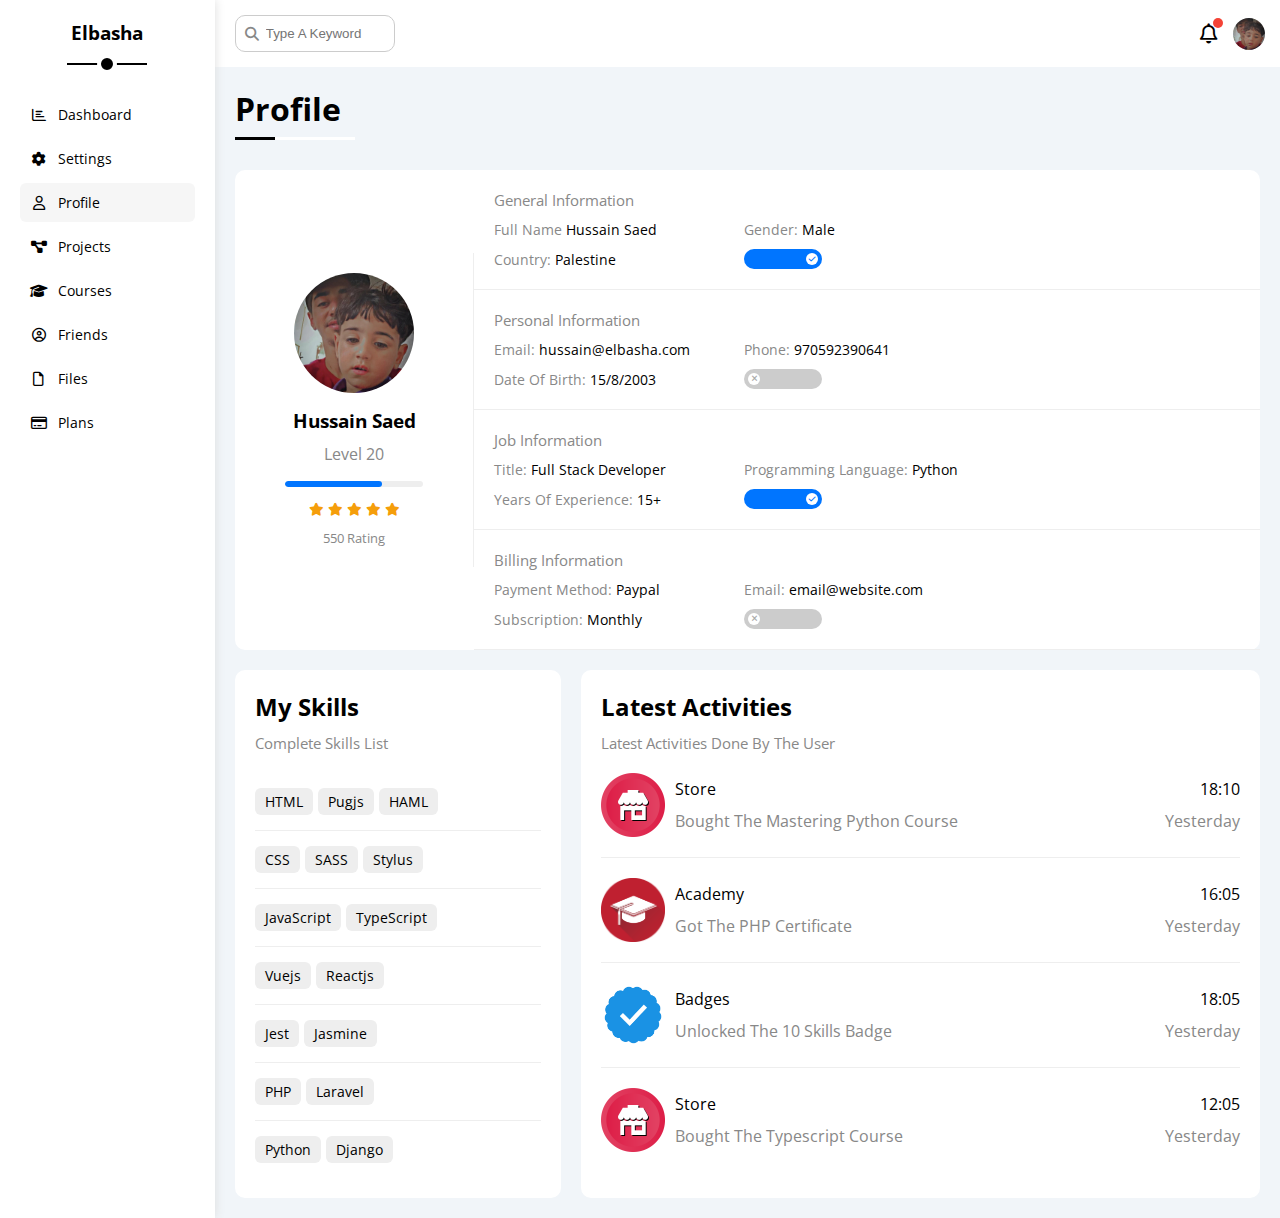
<file: profile.html>
<!DOCTYPE html>
<html lang="en">
  <head>
    <meta charset="UTF-8" />
    <meta http-equiv="X-UA-Compatible" content="IE=edge" />
    <meta name="viewport" content="width=device-width, initial-scale=1.0" />
    <title>Profile</title>
    <link rel="stylesheet" href="css/all.min.css" />
    <link rel="stylesheet" href="css/framework.css" />
    <link rel="stylesheet" href="css/master.css" />
    <link rel="preconnect" href="https://fonts.googleapis.com" />
    <link rel="preconnect" href="https://fonts.gstatic.com" crossorigin />
    <link href="https://fonts.googleapis.com/css2?family=Open+Sans:wght@300;500&display=swap" rel="stylesheet" />
  </head>
  <body>
    <div class="page d-flex">
      <div class="sidebar bg-white p-20 p-relative">
        <h3 class="p-relative txt-c mt-0">Elbasha</h3>
        <ul>
          <li>
            <a class="d-flex align-center fs-14 c-black rad-6 p-10" href="index.html">
              <i class="fa-regular fa-chart-bar fa-fw"></i>
              <span>Dashboard</span>
            </a>
          </li>
          <li>
            <a class="d-flex align-center fs-14 c-black rad-6 p-10" href="settings.html">
              <i class="fa-solid fa-gear fa-fw"></i>
              <span>Settings</span>
            </a>
          </li>
          <li>
            <a class="active d-flex align-center fs-14 c-black rad-6 p-10" href="profile.html">
              <i class="fa-regular fa-user fa-fw"></i>
              <span>Profile</span>
            </a>
          </li>
          <li>
            <a class="d-flex align-center fs-14 c-black rad-6 p-10" href="projects.html">
              <i class="fa-solid fa-diagram-project fa-fw"></i>
              <span>Projects</span>
            </a>
          </li>
          <li>
            <a class="d-flex align-center fs-14 c-black rad-6 p-10" href="courses.html">
              <i class="fa-solid fa-graduation-cap fa-fw"></i>
              <span>Courses</span>
            </a>
          </li>
          <li>
            <a class="d-flex align-center fs-14 c-black rad-6 p-10" href="friends.html">
              <i class="fa-regular fa-circle-user fa-fw"></i>
              <span>Friends</span>
            </a>
          </li>
          <li>
            <a class="d-flex align-center fs-14 c-black rad-6 p-10" href="files.html">
              <i class="fa-regular fa-file fa-fw"></i>
              <span>Files</span>
            </a>
          </li>
          <li>
            <a class="d-flex align-center fs-14 c-black rad-6 p-10" href="plans.html">
              <i class="fa-regular fa-credit-card fa-fw"></i>
              <span>Plans</span>
            </a>
          </li>
        </ul>
      </div>
      <div class="content w-full">
        <!-- Start Head -->
        <div class="head bg-white p-15 between-flex">
          <div class="search p-relative">
            <input class="p-10" type="search" placeholder="Type A Keyword" />
          </div>
          <div class="icons d-flex align-center">
            <span class="notification p-relative">
              <i class="fa-regular fa-bell fa-lg"></i>
            </span>
            <img class="rad-half" src="imgs/avatar-01.jpg" alt="" />
          </div>
        </div>
        <!-- End Head -->
        <h1 class="p-relative">Profile</h1>
        <div class="profile-page m-20">
          <!-- Start Overview -->
          <div class="overview bg-white rad-10 d-flex align-center">
            <div class="avatar-box txt-c p-20">
              <img class="rad-half mb-10" src="imgs/avatar-01.jpg" alt="" />
              <h3 class="m-0">Hussain Saed</h3>
              <p class="c-grey mt-10">Level 20</p>
              <div class="level rad-6 bg-eee p-relative">
                <span style="width: 70%"></span>
              </div>
              <div class="rating mt-10 mb-10">
                <i class="fa-solid fa-star c-orange fs-13"></i>
                <i class="fa-solid fa-star c-orange fs-13"></i>
                <i class="fa-solid fa-star c-orange fs-13"></i>
                <i class="fa-solid fa-star c-orange fs-13"></i>
                <i class="fa-solid fa-star c-orange fs-13"></i>
              </div>
              <p class="c-grey m-0 fs-13">550 Rating</p>
            </div>
            <div class="info-box w-full txt-c-mobile">
              <!-- Start Information Row -->
              <div class="box p-20 d-flex align-center">
                <h4 class="c-grey fs-15 m-0 w-full">General Information</h4>
                <div class="fs-14">
                  <span class="c-grey">Full Name</span>
                  <span>Hussain Saed</span>
                </div>
                <div class="fs-14">
                  <span class="c-grey">Gender:</span>
                  <span>Male</span>
                </div>
                <div class="fs-14">
                  <span class="c-grey">Country:</span>
                  <span>Palestine</span>
                </div>
                <div class="fs-14">
                  <label>
                    <input class="toggle-checkbox" type="checkbox" checked />
                    <div class="toggle-switch"></div>
                  </label>
                </div>
              </div>
              <!-- End Information Row -->
              <!-- Start Information Row -->
              <div class="box p-20 d-flex align-center">
                <h4 class="c-grey w-full fs-15 m-0">Personal Information</h4>
                <div class="fs-14">
                  <span class="c-grey">Email:</span>
                  <span>hussain@elbasha.com</span>
                </div>
                <div class="fs-14">
                  <span class="c-grey">Phone:</span>
                  <span>970592390641</span>
                </div>
                <div class="fs-14">
                  <span class="c-grey">Date Of Birth:</span>
                  <span>15/8/2003</span>
                </div>
                <div class="fs-14">
                  <label>
                    <input class="toggle-checkbox" type="checkbox" />
                    <div class="toggle-switch"></div>
                  </label>
                </div>
              </div>
              <!-- End Information Row -->
              <!-- Start Information Row -->
              <div class="box p-20 d-flex align-center">
                <h4 class="c-grey w-full fs-15 m-0">Job Information</h4>
                <div class="fs-14">
                  <span class="c-grey">Title:</span>
                  <span>Full Stack Developer</span>
                </div>
                <div class="fs-14">
                  <span class="c-grey">Programming Language:</span>
                  <span>Python</span>
                </div>
                <div class="fs-14">
                  <span class="c-grey">Years Of Experience:</span>
                  <span>15+</span>
                </div>
                <div class="fs-14">
                  <label>
                    <input class="toggle-checkbox" type="checkbox" checked />
                    <div class="toggle-switch"></div>
                  </label>
                </div>
              </div>
              <!-- End Information Row -->
              <!-- Start Information Row -->
              <div class="box p-20 d-flex align-center">
                <h4 class="c-grey w-full fs-15 m-0">Billing Information</h4>
                <div class="fs-14">
                  <span class="c-grey">Payment Method:</span>
                  <span>Paypal</span>
                </div>
                <div class="fs-14">
                  <span class="c-grey">Email:</span>
                  <span>email@website.com</span>
                </div>
                <div class="fs-14">
                  <span class="c-grey">Subscription:</span>
                  <span>Monthly</span>
                </div>
                <div class="fs-14">
                  <label>
                    <input class="toggle-checkbox" type="checkbox" />
                    <div class="toggle-switch"></div>
                  </label>
                </div>
              </div>
              <!-- End Information Row -->
            </div>
          </div>
          <!-- End Overview -->
          <!-- Start Other Data -->
          <div class="other-data d-flex gap-20">
            <div class="skills-card p-20 bg-white rad-10 mt-20">
              <h2 class="mt-0 mb-10">My Skills</h2>
              <p class="mt-0 mb-20 c-grey fs-15">Complete Skills List</p>
              <ul class="m-0 txt-c-mobile">
                <li><span>HTML</span><span>Pugjs</span><span>HAML</span></li>
                <li><span>CSS</span><span>SASS</span><span>Stylus</span></li>
                <li><span>JavaScript</span><span>TypeScript</span></li>
                <li><span>Vuejs</span><span>Reactjs</span></li>
                <li><span>Jest</span><span>Jasmine</span></li>
                <li><span>PHP</span><span>Laravel</span></li>
                <li><span>Python</span><span>Django</span></li>
              </ul>
            </div>
            <div class="activities p-20 bg-white rad-10 mt-20">
              <h2 class="mt-0 mb-10">Latest Activities</h2>
              <p class="mt-0 mb-20 c-grey fs-15">Latest Activities Done By The User</p>
              <div class="activity d-flex align-center txt-c-mobile">
                <img src="imgs/activity-01.png" alt="" />
                <div class="info">
                  <span class="d-block mb-10">Store</span>
                  <span class="c-grey">Bought The Mastering Python Course</span>
                </div>
                <div class="date">
                  <span class="d-block mb-10">18:10</span>
                  <span class="c-grey">Yesterday</span>
                </div>
              </div>
              <div class="activity d-flex align-center txt-c-mobile">
                <img src="imgs/activity-02.png" alt="" />
                <div class="info">
                  <span class="d-block mb-10">Academy</span>
                  <span class="c-grey">Got The PHP Certificate</span>
                </div>
                <div class="date">
                  <span class="d-block mb-10">16:05</span>
                  <span class="c-grey">Yesterday</span>
                </div>
              </div>
              <div class="activity d-flex align-center txt-c-mobile">
                <img src="imgs/activity-03.png" alt="" />
                <div class="info">
                  <span class="d-block mb-10">Badges</span>
                  <span class="c-grey">Unlocked The 10 Skills Badge</span>
                </div>
                <div class="date">
                  <span class="d-block mb-10">18:05</span>
                  <span class="c-grey">Yesterday</span>
                </div>
              </div>
              <div class="activity d-flex align-center txt-c-mobile">
                <img src="imgs/activity-01.png" alt="" />
                <div class="info">
                  <span class="d-block mb-10">Store</span>
                  <span class="c-grey">Bought The Typescript Course</span>
                </div>
                <div class="date">
                  <span class="d-block mb-10">12:05</span>
                  <span class="c-grey">Yesterday</span>
                </div>
              </div>
            </div>
          </div>
          <!-- End Other Data -->
        </div>
      </div>
    </div>
  </body>
</html>
</file>
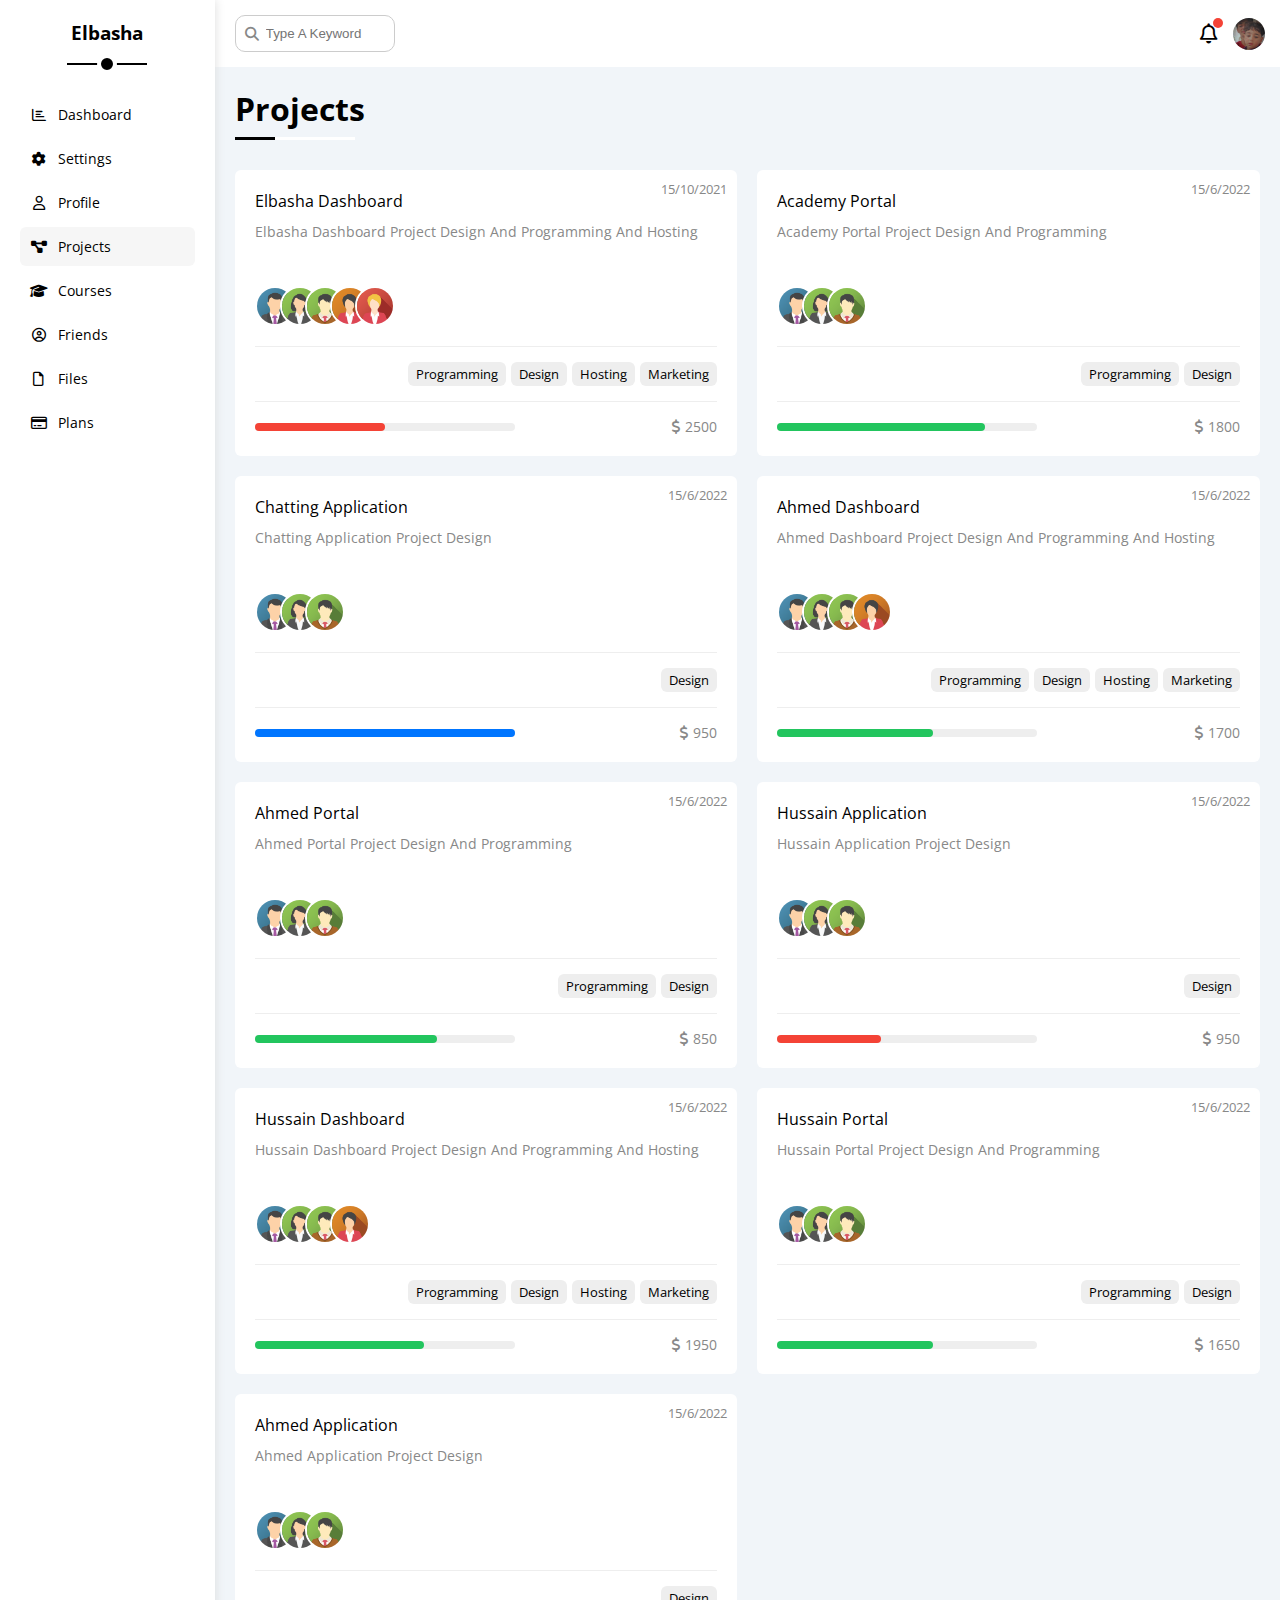
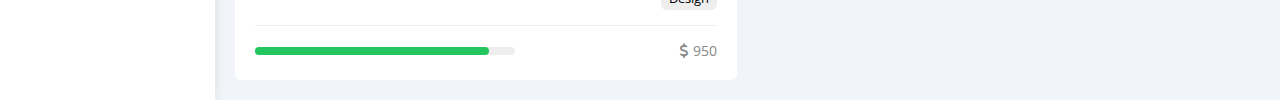
<file: projects.html>
<!DOCTYPE html>
<html lang="en">
  <head>
    <meta charset="UTF-8" />
    <meta http-equiv="X-UA-Compatible" content="IE=edge" />
    <meta name="viewport" content="width=device-width, initial-scale=1.0" />
    <title>Profile</title>
    <link rel="stylesheet" href="css/all.min.css" />
    <link rel="stylesheet" href="css/framework.css" />
    <link rel="stylesheet" href="css/master.css" />
    <link rel="preconnect" href="https://fonts.googleapis.com" />
    <link rel="preconnect" href="https://fonts.gstatic.com" crossorigin />
    <link href="https://fonts.googleapis.com/css2?family=Open+Sans:wght@300;500&display=swap" rel="stylesheet" />
  </head>
  <body>
    <div class="page d-flex">
      <div class="sidebar bg-white p-20 p-relative">
        <h3 class="p-relative txt-c mt-0">Elbasha</h3>
        <ul>
          <li>
            <a class="d-flex align-center fs-14 c-black rad-6 p-10" href="index.html">
              <i class="fa-regular fa-chart-bar fa-fw"></i>
              <span>Dashboard</span>
            </a>
          </li>
          <li>
            <a class="d-flex align-center fs-14 c-black rad-6 p-10" href="settings.html">
              <i class="fa-solid fa-gear fa-fw"></i>
              <span>Settings</span>
            </a>
          </li>
          <li>
            <a class="d-flex align-center fs-14 c-black rad-6 p-10" href="profile.html">
              <i class="fa-regular fa-user fa-fw"></i>
              <span>Profile</span>
            </a>
          </li>
          <li>
            <a class="active d-flex align-center fs-14 c-black rad-6 p-10" href="projects.html">
              <i class="fa-solid fa-diagram-project fa-fw"></i>
              <span>Projects</span>
            </a>
          </li>
          <li>
            <a class="d-flex align-center fs-14 c-black rad-6 p-10" href="courses.html">
              <i class="fa-solid fa-graduation-cap fa-fw"></i>
              <span>Courses</span>
            </a>
          </li>
          <li>
            <a class="d-flex align-center fs-14 c-black rad-6 p-10" href="friends.html">
              <i class="fa-regular fa-circle-user fa-fw"></i>
              <span>Friends</span>
            </a>
          </li>
          <li>
            <a class="d-flex align-center fs-14 c-black rad-6 p-10" href="files.html">
              <i class="fa-regular fa-file fa-fw"></i>
              <span>Files</span>
            </a>
          </li>
          <li>
            <a class="d-flex align-center fs-14 c-black rad-6 p-10" href="plans.html">
              <i class="fa-regular fa-credit-card fa-fw"></i>
              <span>Plans</span>
            </a>
          </li>
        </ul>
      </div>
      <div class="content w-full">
        <!-- Start Head -->
        <div class="head bg-white p-15 between-flex">
          <div class="search p-relative">
            <input class="p-10" type="search" placeholder="Type A Keyword" />
          </div>
          <div class="icons d-flex align-center">
            <span class="notification p-relative">
              <i class="fa-regular fa-bell fa-lg"></i>
            </span>
            <img class="rad-half" src="imgs/avatar-01.jpg" alt="" />
          </div>
        </div>
        <!-- End Head -->
        <h1 class="p-relative">Projects</h1>
        <div class="projects-page d-grid m-20 gap-20">
          <div class="project bg-white p-20 rad-6 p-relative">
            <span class="date fs-13 c-grey">15/10/2021</span>
            <h4 class="m-0">Elbasha Dashboard</h4>
            <p class="c-grey mt-10 mb-10 fs-14">Elbasha Dashboard Project Design And Programming And Hosting</p>
            <div class="team">
              <a href="#"><img src="imgs/team-01.png" alt="" /></a>
              <a href="#"><img src="imgs/team-02.png" alt="" /></a>
              <a href="#"><img src="imgs/team-03.png" alt="" /></a>
              <a href="#"><img src="imgs/team-04.png" alt="" /></a>
              <a href="#"><img src="imgs/team-05.png" alt="" /></a>
            </div>
            <div class="do d-flex">
              <span class="fs-13 rad-6 bg-eee">Programming</span>
              <span class="fs-13 rad-6 bg-eee">Design</span>
              <span class="fs-13 rad-6 bg-eee">Hosting</span>
              <span class="fs-13 rad-6 bg-eee">Marketing</span>
            </div>
            <div class="info between-flex">
              <div class="prog bg-eee">
                <span class="bg-red" style="width: 50%"></span>
              </div>
              <div class="fs-14 c-grey">
                <i class="fa-solid fa-dollar-sign"></i>
                2500
              </div>
            </div>
          </div>
          <div class="project bg-white p-20 rad-6 p-relative">
            <span class="date fs-13 c-grey">15/6/2022</span>
            <h4 class="m-0">Academy Portal</h4>
            <p class="c-grey mt-10 mb-10 fs-14">Academy Portal Project Design And Programming</p>
            <div class="team">
              <a href="#"><img src="imgs/team-01.png" alt="" /></a>
              <a href="#"><img src="imgs/team-02.png" alt="" /></a>
              <a href="#"><img src="imgs/team-03.png" alt="" /></a>
            </div>
            <div class="do d-flex">
              <span class="fs-13 rad-6 bg-eee">Programming</span>
              <span class="fs-13 rad-6 bg-eee">Design</span>
            </div>
            <div class="info between-flex">
              <div class="prog bg-eee">
                <span class="bg-green" style="width: 80%"></span>
              </div>
              <div class="fs-14 c-grey">
                <i class="fa-solid fa-dollar-sign"></i>
                1800
              </div>
            </div>
          </div>
          <div class="project bg-white p-20 rad-6 p-relative">
            <span class="date fs-13 c-grey">15/6/2022</span>
            <h4 class="m-0">Chatting Application</h4>
            <p class="c-grey mt-10 mb-10 fs-14">Chatting Application Project Design</p>
            <div class="team">
              <a href="#"><img src="imgs/team-01.png" alt="" /></a>
              <a href="#"><img src="imgs/team-02.png" alt="" /></a>
              <a href="#"><img src="imgs/team-03.png" alt="" /></a>
            </div>
            <div class="do d-flex">
              <span class="fs-13 rad-6 bg-eee">Design</span>
            </div>
            <div class="info between-flex">
              <div class="prog bg-eee">
                <span class="bg-blue" style="width: 100%"></span>
              </div>
              <div class="fs-14 c-grey">
                <i class="fa-solid fa-dollar-sign"></i>
                950
              </div>
            </div>
          </div>
          <div class="project bg-white p-20 rad-6 p-relative">
            <span class="date fs-13 c-grey">15/6/2022</span>
            <h4 class="m-0">Ahmed Dashboard</h4>
            <p class="c-grey mt-10 mb-10 fs-14">Ahmed Dashboard Project Design And Programming And Hosting</p>
            <div class="team">
              <a href="#"><img src="imgs/team-01.png" alt="" /></a>
              <a href="#"><img src="imgs/team-02.png" alt="" /></a>
              <a href="#"><img src="imgs/team-03.png" alt="" /></a>
              <a href="#"><img src="imgs/team-04.png" alt="" /></a>
            </div>
            <div class="do d-flex">
              <span class="fs-13 rad-6 bg-eee">Programming</span>
              <span class="fs-13 rad-6 bg-eee">Design</span>
              <span class="fs-13 rad-6 bg-eee">Hosting</span>
              <span class="fs-13 rad-6 bg-eee">Marketing</span>
            </div>
            <div class="info between-flex">
              <div class="prog bg-eee">
                <span class="bg-green" style="width: 60%"></span>
              </div>
              <div class="fs-14 c-grey">
                <i class="fa-solid fa-dollar-sign"></i>
                1700
              </div>
            </div>
          </div>
          <div class="project bg-white p-20 rad-6 p-relative">
            <span class="date fs-13 c-grey">15/6/2022</span>
            <h4 class="m-0">Ahmed Portal</h4>
            <p class="c-grey mt-10 mb-10 fs-14">Ahmed Portal Project Design And Programming</p>
            <div class="team">
              <a href="#"><img src="imgs/team-01.png" alt="" /></a>
              <a href="#"><img src="imgs/team-02.png" alt="" /></a>
              <a href="#"><img src="imgs/team-03.png" alt="" /></a>
            </div>
            <div class="do d-flex">
              <span class="fs-13 rad-6 bg-eee">Programming</span>
              <span class="fs-13 rad-6 bg-eee">Design</span>
            </div>
            <div class="info between-flex">
              <div class="prog bg-eee">
                <span class="bg-green" style="width: 70%"></span>
              </div>
              <div class="fs-14 c-grey">
                <i class="fa-solid fa-dollar-sign"></i>
                850
              </div>
            </div>
          </div>
          <div class="project bg-white p-20 rad-6 p-relative">
            <span class="date fs-13 c-grey">15/6/2022</span>
            <h4 class="m-0">Hussain Application</h4>
            <p class="c-grey mt-10 mb-10 fs-14">Hussain Application Project Design</p>
            <div class="team">
              <a href="#"><img src="imgs/team-01.png" alt="" /></a>
              <a href="#"><img src="imgs/team-02.png" alt="" /></a>
              <a href="#"><img src="imgs/team-03.png" alt="" /></a>
            </div>
            <div class="do d-flex">
              <span class="fs-13 rad-6 bg-eee">Design</span>
            </div>
            <div class="info between-flex">
              <div class="prog bg-eee">
                <span class="bg-red" style="width: 40%"></span>
              </div>
              <div class="fs-14 c-grey">
                <i class="fa-solid fa-dollar-sign"></i>
                950
              </div>
            </div>
          </div>
          <div class="project bg-white p-20 rad-6 p-relative">
            <span class="date fs-13 c-grey">15/6/2022</span>
            <h4 class="m-0">Hussain Dashboard</h4>
            <p class="c-grey mt-10 mb-10 fs-14">Hussain Dashboard Project Design And Programming And Hosting</p>
            <div class="team">
              <a href="#"><img src="imgs/team-01.png" alt="" /></a>
              <a href="#"><img src="imgs/team-02.png" alt="" /></a>
              <a href="#"><img src="imgs/team-03.png" alt="" /></a>
              <a href="#"><img src="imgs/team-04.png" alt="" /></a>
            </div>
            <div class="do d-flex">
              <span class="fs-13 rad-6 bg-eee">Programming</span>
              <span class="fs-13 rad-6 bg-eee">Design</span>
              <span class="fs-13 rad-6 bg-eee">Hosting</span>
              <span class="fs-13 rad-6 bg-eee">Marketing</span>
            </div>
            <div class="info between-flex">
              <div class="prog bg-eee">
                <span class="bg-green" style="width: 65%"></span>
              </div>
              <div class="fs-14 c-grey">
                <i class="fa-solid fa-dollar-sign"></i>
                1950
              </div>
            </div>
          </div>
          <div class="project bg-white p-20 rad-6 p-relative">
            <span class="date fs-13 c-grey">15/6/2022</span>
            <h4 class="m-0">Hussain Portal</h4>
            <p class="c-grey mt-10 mb-10 fs-14">Hussain Portal Project Design And Programming</p>
            <div class="team">
              <a href="#"><img src="imgs/team-01.png" alt="" /></a>
              <a href="#"><img src="imgs/team-02.png" alt="" /></a>
              <a href="#"><img src="imgs/team-03.png" alt="" /></a>
            </div>
            <div class="do d-flex">
              <span class="fs-13 rad-6 bg-eee">Programming</span>
              <span class="fs-13 rad-6 bg-eee">Design</span>
            </div>
            <div class="info between-flex">
              <div class="prog bg-eee">
                <span class="bg-green" style="width: 60%"></span>
              </div>
              <div class="fs-14 c-grey">
                <i class="fa-solid fa-dollar-sign"></i>
                1650
              </div>
            </div>
          </div>
          <div class="project bg-white p-20 rad-6 p-relative">
            <span class="date fs-13 c-grey">15/6/2022</span>
            <h4 class="m-0">Ahmed Application</h4>
            <p class="c-grey mt-10 mb-10 fs-14">Ahmed Application Project Design</p>
            <div class="team">
              <a href="#"><img src="imgs/team-01.png" alt="" /></a>
              <a href="#"><img src="imgs/team-02.png" alt="" /></a>
              <a href="#"><img src="imgs/team-03.png" alt="" /></a>
            </div>
            <div class="do d-flex">
              <span class="fs-13 rad-6 bg-eee">Design</span>
            </div>
            <div class="info between-flex">
              <div class="prog bg-eee">
                <span class="bg-green" style="width: 90%"></span>
              </div>
              <div class="fs-14 c-grey">
                <i class="fa-solid fa-dollar-sign"></i>
                950
              </div>
            </div>
          </div>
        </div>
      </div>
    </div>
  </body>
</html>
</file>
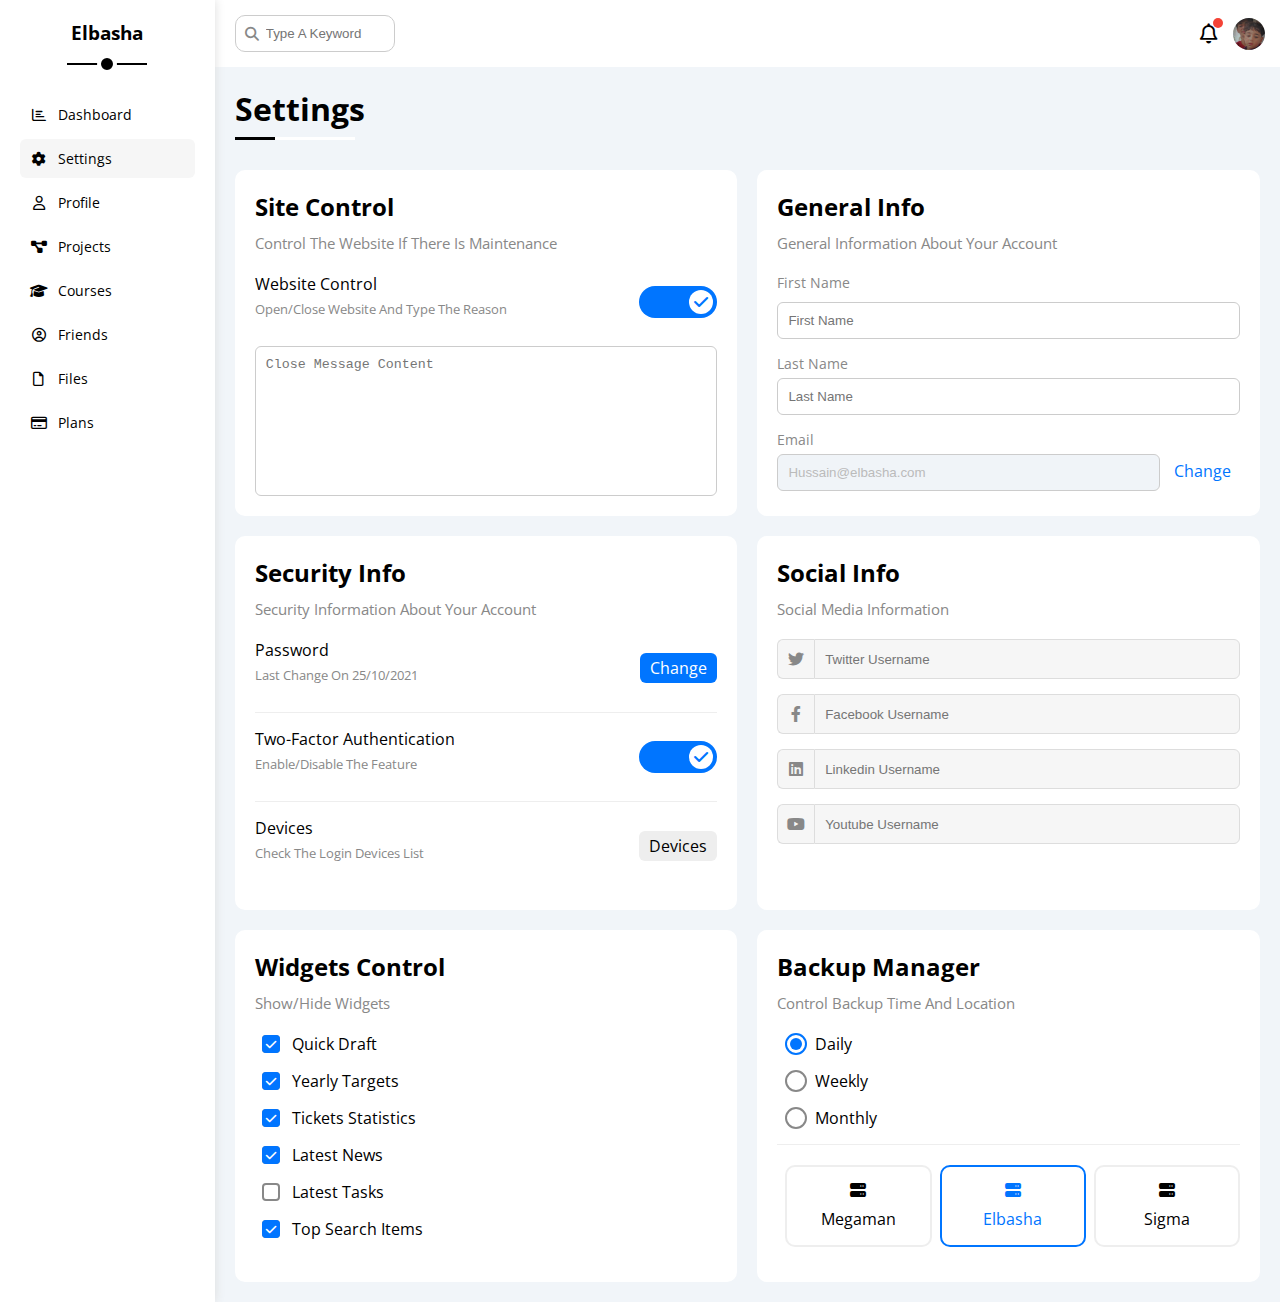
<file: settings.html>
<!DOCTYPE html>
<html lang="en">
  <head>
    <meta charset="UTF-8" />
    <meta http-equiv="X-UA-Compatible" content="IE=edge" />
    <meta name="viewport" content="width=device-width, initial-scale=1.0" />
    <title>Settings</title>
    <link rel="stylesheet" href="css/all.min.css" />
    <link rel="stylesheet" href="css/framework.css" />
    <link rel="stylesheet" href="css/master.css" />
    <link rel="preconnect" href="https://fonts.googleapis.com" />
    <link rel="preconnect" href="https://fonts.gstatic.com" crossorigin />
    <link href="https://fonts.googleapis.com/css2?family=Open+Sans:wght@300;500&display=swap" rel="stylesheet" />
  </head>
  <body>
    <div class="page d-flex">
      <div class="sidebar bg-white p-20 p-relative">
        <h3 class="p-relative txt-c mt-0">Elbasha</h3>
        <ul>
          <li>
            <a class="d-flex align-center fs-14 c-black rad-6 p-10" href="index.html">
              <i class="fa-regular fa-chart-bar fa-fw"></i>
              <span>Dashboard</span>
            </a>
          </li>
          <li>
            <a class="active d-flex align-center fs-14 c-black rad-6 p-10" href="settings.html">
              <i class="fa-solid fa-gear fa-fw"></i>
              <span>Settings</span>
            </a>
          </li>
          <li>
            <a class="d-flex align-center fs-14 c-black rad-6 p-10" href="profile.html">
              <i class="fa-regular fa-user fa-fw"></i>
              <span>Profile</span>
            </a>
          </li>
          <li>
            <a class="d-flex align-center fs-14 c-black rad-6 p-10" href="projects.html">
              <i class="fa-solid fa-diagram-project fa-fw"></i>
              <span>Projects</span>
            </a>
          </li>
          <li>
            <a class="d-flex align-center fs-14 c-black rad-6 p-10" href="courses.html">
              <i class="fa-solid fa-graduation-cap fa-fw"></i>
              <span>Courses</span>
            </a>
          </li>
          <li>
            <a class="d-flex align-center fs-14 c-black rad-6 p-10" href="friends.html">
              <i class="fa-regular fa-circle-user fa-fw"></i>
              <span>Friends</span>
            </a>
          </li>
          <li>
            <a class="d-flex align-center fs-14 c-black rad-6 p-10" href="files.html">
              <i class="fa-regular fa-file fa-fw"></i>
              <span>Files</span>
            </a>
          </li>
          <li>
            <a class="d-flex align-center fs-14 c-black rad-6 p-10" href="plans.html">
              <i class="fa-regular fa-credit-card fa-fw"></i>
              <span>Plans</span>
            </a>
          </li>
        </ul>
      </div>
      <div class="content w-full">
        <!-- Start Head -->
        <div class="head bg-white p-15 between-flex">
          <div class="search p-relative">
            <input class="p-10" type="search" placeholder="Type A Keyword" />
          </div>
          <div class="icons d-flex align-center">
            <span class="notification p-relative">
              <i class="fa-regular fa-bell fa-lg"></i>
            </span>
            <img class="rad-half" src="imgs/avatar-01.jpg" alt="" />
          </div>
        </div>
        <!-- End Head -->
        <h1 class="p-relative">Settings</h1>
        <div class="settings-page m-20 d-grid gap-20">
          <!-- Start Settings Box -->
          <div class="p-20 bg-white rad-10">
            <h2 class="mt-0 mb-10">Site Control</h2>
            <p class="mt-0 mb-20 c-grey fs-15">Control The Website If There Is Maintenance</p>
            <div class="mb-15 between-flex">
              <div>
                <span>Website Control</span>
                <p class="c-grey mt-5 mb-0 fs-13">Open/Close Website And Type The Reason</p>
              </div>
              <div>
                <label>
                  <input class="toggle-checkbox" type="checkbox" checked />
                  <div class="toggle-switch"></div>
                </label>
              </div>
            </div>
            <textarea class="close-message p-10 rad-6 d-block w-full" placeholder="Close Message Content"></textarea>
          </div>
          <!-- End Settings Box -->
          <!-- Start Settings Box -->
          <div class="p-20 bg-white rad-10">
            <h2 class="mt-0 mb-10">General Info</h2>
            <p class="mt-0 mb-20 c-grey fs-15">General Information About Your Account</p>
            <div class="mb-15">
              <label class="fs-14 c-grey d-block mb-10" for="first">First Name</label>
              <input class="b-none border-ccc p-10 rad-6 d-block w-full" type="text" id="first" placeholder="First Name"/>
            </div>
            <div class="mb-15">
              <label class="fs-14 c-grey d-block mb-5" for="last">Last Name</label>
              <input class="b-none border-ccc p-10 rad-6 d-block w-full" id="last" type="text" placeholder="Last Name"/>
            </div>
            <div>
              <label class="fs-14 c-grey d-block mb-5" for="email">Email</label>
              <input class="email b-none border-ccc p-10 rad-6 w-full mr-10" id="email" type="email" value="Hussain@elbasha.com" disabled />
              <a class="c-blue" href="#">Change</a>
            </div>
          </div>
          <!-- End Settings Box -->
          <!-- Start Settings Box -->
          <div class="p-20 bg-white rad-10">
            <h2 class="mt-0 mb-10">Security Info</h2>
            <p class="mt-0 mb-20 c-grey fs-15">Security Information About Your Account</p>
            <div class="sec-box mb-15 between-flex">
              <div>
                <span>Password</span>
                <p class="c-grey mt-5 mb-0 fs-13">Last Change On 25/10/2021</p>
              </div>
              <a class="button bg-blue c-white btn-shape" href="#">Change</a>
            </div>
            <div class="sec-box mb-15 between-flex">
              <div>
                <span>Two-Factor Authentication</span>
                <p class="c-grey mt-5 mb-0 fs-13">Enable/Disable The Feature</p>
              </div>
              <label>
                <input class="toggle-checkbox" type="checkbox" checked />
                <div class="toggle-switch"></div>
              </label>
            </div>
            <div class="sec-box between-flex">
              <div>
                <span>Devices</span>
                <p class="c-grey mt-5 mb-0 fs-13">Check The Login Devices List</p>
              </div>
              <a class="bg-eee c-black btn-shape" href="#">Devices</a>
            </div>
          </div>
          <!-- End Settings Box -->
          <!-- Start Settings Box -->
          <div class="social-boxes p-20 bg-white rad-10">
            <h2 class="mt-0 mb-10">Social Info</h2>
            <p class="mt-0 mb-20 c-grey fs-15">Social Media Information</p>
            <div class="d-flex align-center mb-15">
              <i class="fa-brands fa-twitter center-flex c-grey"></i>
              <input class="w-full" type="text" placeholder="Twitter Username" />
            </div>
            <div class="d-flex align-center mb-15">
              <i class="fa-brands fa-facebook-f center-flex c-grey"></i>
              <input class="w-full" type="text" placeholder="Facebook Username" />
            </div>
            <div class="d-flex align-center mb-15">
              <i class="fa-brands fa-linkedin center-flex c-grey"></i>
              <input class="w-full" type="text" placeholder="Linkedin Username" />
            </div>
            <div class="d-flex align-center">
              <i class="fa-brands fa-youtube center-flex c-grey"></i>
              <input class="w-full" type="text" placeholder="Youtube Username" />
            </div>
          </div>
          <!-- End Settings Box -->
          <!-- Start Settings Box -->
          <div class="widgets-control p-20 bg-white rad-10">
            <h2 class="mt-0 mb-10">Widgets Control</h2>
            <p class="mt-0 mb-20 c-grey fs-15">Show/Hide Widgets</p>
            <div class="control d-flex align-center mb-15">
              <input type="checkbox" id="one" checked />
              <label for="one">Quick Draft</label>
            </div>
            <div class="control d-flex align-center mb-15">
              <input type="checkbox" id="two" checked />
              <label for="two">Yearly Targets</label>
            </div>
            <div class="control d-flex align-center mb-15">
              <input type="checkbox" id="three" checked />
              <label for="three">Tickets Statistics</label>
            </div>
            <div class="control d-flex align-center mb-15">
              <input type="checkbox" id="four" checked />
              <label for="four">Latest News</label>
            </div>
            <div class="control d-flex align-center mb-15">
              <input type="checkbox" id="five" />
              <label for="five">Latest Tasks</label>
            </div>
            <div class="control d-flex align-center mb-15">
              <input type="checkbox" id="six" checked />
              <label for="six">Top Search Items</label>
            </div>
          </div>
          <!-- End Settings Box -->
          <!-- Start Settings Box -->
          <div class="backup-control p-20 bg-white rad-10">
            <h2 class="mt-0 mb-10">Backup Manager</h2>
            <p class="mt-0 mb-20 c-grey fs-15">Control Backup Time And Location</p>
            <div class="date d-flex align-center mb-15">
              <input type="radio" name="time" id="daily" checked />
              <label for="daily">Daily</label>
            </div>
            <div class="date d-flex align-center mb-15">
              <input type="radio" name="time" id="weekly" />
              <label for="weekly">Weekly</label>
            </div>
            <div class="date d-flex align-center mb-15">
              <input type="radio" name="time" id="monthly" />
              <label for="monthly">Monthly</label>
            </div>
            <div class="servers d-flex align-center txt-c">
              <input type="radio" name="servers" id="server-one" />
              <div class="server mb-15 rad-10 w-full">
                <label class="d-block m-15" for="server-one">
                  <i class="fa-solid fa-server d-block mb-10"></i>
                  Megaman
                </label>
              </div>
              <input type="radio" name="servers" id="server-two" checked />
              <div class="server mb-15 rad-10 w-full">
                <label class="d-block m-15" for="server-two">
                  <i class="fa-solid fa-server d-block mb-10"></i>
                  Elbasha
                </label>
              </div>
              <input type="radio" name="servers" id="server-three" />
              <div class="server mb-15 rad-10 w-full">
                <label class="d-block m-15" for="server-three">
                  <i class="fa-solid fa-server d-block mb-10"></i>
                  Sigma
                </label>
              </div>
            </div>
          </div>
          <!-- End Settings Box -->
        </div>
      </div>
    </div>
  </body>
</html>
</file>
<file: css/framework.css>
:root {
  --blue-color: #0075ff;
  --blue-alt-color: #0d69d5;
  --orange-color: #f59e0b;
  --green-color: #22c55e;
  --red-color: #f44336;
  --grey-color: #888;
}
/* Start Box */
.d-flex {
  display: flex;
}
.f-wrap {
  flex-wrap: wrap;
}
.align-center {
  align-items: center;
}
.space-between {
  justify-content: space-between;
}
.d-grid {
  display: grid;
}
.gap-20 {
  gap: 20px;
}
.d-block {
  display: block;
}
@media (max-width: 767px) {
  .block-mobile {
    display: block;
  }
  .hide-mobile {
    display: none;
  }
}
/* End Box */
/* Start Padding + Margin */
.p-10 {
  padding: 10px;
}
.p-15 {
  padding: 15px;
}
.p-20 {
  padding: 20px;
}
.pt-10 {
  padding-top: 10px;
}
.pt-15 {
  padding-top: 15px;
}
.pt-20 {
  padding-top: 20px;
}
.pb-10 {
  padding-bottom: 10px;
}
.pb-15 {
  padding-bottom: 15px;
}
.pb-20 {
  padding-bottom: 20px;
}
.pl-15 {
  padding-left: 15px;
}
.m-0 {
  margin: 0;
}
.m-15 {
  margin: 15px;
}
.m-20 {
  margin: 20px;
}
.mt-0 {
  margin-top: 0;
}
.mt-5 {
  margin-top: 5px;
}
.mt-10 {
  margin-top: 10px;
}
.mt-15 {
  margin-top: 15px;
}
.mt-20 {
  margin-top: 20px;
}
.mt-25 {
  margin-top: 25px;
}
.mr-10 {
  margin-right: 10px;
}
.mr-15 {
  margin-right: 15px;
}
.mb-5 {
  margin-bottom: 5px;
}
.mb-10 {
  margin-bottom: 10px;
}
.mb-15 {
  margin-bottom: 15px;
}
.mb-20 {
  margin-bottom: 20px;
}
.mb-25 {
  margin-bottom: 25px;
}
/* End Padding + Margin */
/* Start Color */
.c-black {
  color: black;
}
.c-white {
  color: white;
}
.c-grey {
  color: var(--grey-color);
}
.c-red {
  color: var(--red-color);
}
.c-green {
  color: var(--green-color);
}
.c-blue {
  color: var(--blue-color);
}
.c-orange {
  color: var(--orange-color);
}
.bg-red {
  background-color: var(--red-color);
}
.bg-green {
  background-color: var(--green-color);
}
.bg-blue {
  background-color: var(--blue-color);
}
.bg-orange {
  background-color: var(--orange-color);
}
.bg-white {
  background-color: white;
}
.bg-eee {
  background-color: #eee;
}
/* End Color */
/* Start Position */
.p-relative {
  position: relative;
}
.p-absolute {
  position: absolute;
}
/* End Position */
/* Start Font */
.txt-c {
  text-align: center;
}
.fs-13 {
  font-size: 13px;
}
.fs-14 {
  font-size: 14px;
}
.fs-15 {
  font-size: 15px;
}
.fs-25 {
  font-size: 25px;
}
.fw-bold {
  font-weight: bold;
}
@media (max-width: 767px) {
  .txt-c-mobile {
    text-align: center;
  }
}
/* End Font */
/* Start Border */
.rad-6 {
  border-radius: 6px;
}
.rad-10 {
  border-radius: 10px;
}
.rad-half {
  border-radius: 50%;
}
.b-none {
  border: none;
}
.border-ccc {
  border: 1px solid #ccc;
}
.border-eee {
  border: 1px solid #eee;
}
/* End Border */
/* Start Width + Height */
.w-full {
  width: 100%;
}
.w-100 {
  width: 100px;
}
.w-fit {
  width: fit-content;
}
.h-full {
  height: 100%;
}
.h-100 {
  height: 100px;
}
/* End Width + Height */
/* Start Components */
.center-flex {
  display: flex;
  align-items: center;
  justify-content: center;
}
.between-flex {
  display: flex;
  align-items: center;
  justify-content: space-between;
}
.btn-shape {
  padding: 4px 10px;
  border-radius: 6px;
}
/* End Components */
</file>
<file: css/master.css>
:root {
  --blue-color: #0075ff;
  --blue-alt-color: #0d69d5;
  --orange-color: #f59e0b;
  --green-color: #22c55e;
  --red-color: #f44336;
  --grey-color: #888;
}
* {
  box-sizing: border-box;
}
body {
  font-family: "Open Sans", sans-serif;
  margin: 0;
}
*:focus {
  outline: none;
}
a {
  text-decoration: none;
}
ul {
  list-style: none;
  padding: 0;
}
::-webkit-scrollbar {
  width: 15px;
}
::-webkit-scrollbar-track {
  background-color: white;
}
::-webkit-scrollbar-thumb {
  background-color: var(--blue-color);
}
::-webkit-scrollbar-thumb:hover {
  background-color: var(--blue-alt-color);
}
.page {
  background-color: #f1f5f9;
  min-height: 100vh;
}
/* Start Sidebar */
.sidebar {
  width: 250px;
  box-shadow: 0 0 10px #ddd;
}
.sidebar > h3 {
  margin-bottom: 50px;
}
.sidebar > h3::before,
.sidebar > h3::after {
  content: "";
  background-color: black;
  transform: translateX(-50%);
  position: absolute;
  left: 50%;
}
.sidebar > h3::before {
  width: 80px;
  height: 2px;
  bottom: -20px;
}
.sidebar > h3::after {
  bottom: -29px;
  width: 12px;
  height: 12px;
  border-radius: 50%;
  border: 4px solid white;
}
.sidebar ul li a {
  transition: 0.3s;
  margin-bottom: 5px;
}
.sidebar ul li a:hover,
.sidebar ul li a.active {
  background-color: #f6f6f6;
}
.sidebar ul li a span {
  font-size: 14px;
  margin-left: 10px;
}
@media (max-width: 767px) {
  .sidebar {
    width: 58px;
    padding: 10px;
  }
  .sidebar > h3 {
    font-size: 13px;
    margin-bottom: 15px;
  }
  .sidebar > h3::before,
  .sidebar > h3::after {
    display: none;
  }
  .sidebar ul li a span {
    display: none;
  }
}
/* End Sidebar */
/* Start Content */
.content {
  overflow: hidden;
}
.head .search::before {
  font-family: var(--fa-style-family-classic);
  content: "\f002";
  font-weight: 900;
  position: absolute;
  left: 15px;
  top: 50%;
  transform: translateY(-50%);
  font-size: 14px;
  color: var(--grey-color);
}
.head .search input {
  border: 1px solid #ccc;
  border-radius: 10px;
  margin-left: 5px;
  padding-left: 30px;
  width: 160px;
  transition: width 0.3s;
}
.head .search input:focus {
  width: 200px;
}
.head .search input:focus::placeholder {
  opacity: 0;
}
.head .icons .notification::before {
  content: "";
  position: absolute;
  width: 10px;
  height: 10px;
  background-color: var(--red-color);
  border-radius: 50%;
  right: -5px;
  top: -5px;
  -webkit-border-radius: 50%;
  -moz-border-radius: 50%;
  -ms-border-radius: 50%;
  -o-border-radius: 50%;
}
.head .icons img {
  width: 32px;
  height: 32px;
  margin-left: 15px;
}
.page h1 {
  margin: 20px 20px 40px;
}
.page h1::before,
.page h1::after {
  content: '';
  height: 3px;
  position: absolute;
  bottom: -10px;
  left: 0;
}
.page h1::before {
  background-color: white;
  width: 120px;
}
.page h1::after {
  background-color: black;
  width: 40px;
}
.wrapper {
  grid-template-columns: repeat(auto-fill, minmax(450px, 1fr));
  margin-left: 20px;
  margin-right: 20px;
  margin-bottom: 20px;
}
@media (max-width: 767px) {
  .wrapper {
    grid-template-columns: minmax(200px, 1fr);
    margin-left: 10px;
    margin-right: 10px;
    gap: 10px;
  }
}
/* End Content */
/* Start Welcome Widget */
.welcome {
  overflow: hidden;
}
.welcome .intro img {
  width: 200px;
  margin-bottom: -10px;
}
.welcome .avatar {
  width: 64px;
  height: 64px;
  border: 2px solid white;
  border-radius: 50%;
  padding: 2px;
  box-shadow: 0 0 5px #ddd;
  margin-left: 20px;
  margin-top: -32px;
}
.welcome .body {
  border-top: 1px solid #eee;
  border-bottom: 1px solid #eee;
}
.welcome .body > div {
  flex: 1;
}
.welcome .visit {
  margin: 0 15px 15px auto;
  transition: 0.3s;
}
.welcome .visit:hover {
  background-color: var(--blue-alt-color);
}
@media (max-width: 767px) {
  .welcome .intro {
    padding-bottom: 30px;
  }
  .welcome .avatar {
    margin-left: 0;
  }
  .welcome .body > div:not(:last-child) {
    margin-bottom: 20px;
  }
}
/* End Welcome Widget */
/* Start Quick Draft Widget */
.quick-draft textarea {
  resize: none;
  min-height: 180px;
}
.quick-draft .save {
  margin-left: auto;
  transition: 0.3s;
  cursor: pointer;
}
.quick-draft .save:hover {
  background-color: var(--blue-alt-color);
}
/* End Quick Draft Widget */
/* Start Targets */
.targets .target-row .icon {
  width: 80px;
  height: 80px;
  margin-right: 15px;
}
.targets .details {
  flex: 1;
}
.targets .details .progress {
  height: 4px;
}
.targets .details .progress > span {
  position: absolute;
  left: 0;
  top: 0;
  height: 100%;
}
.targets .details .progress > span span {
  position: absolute;
  bottom: 16px;
  right: -16px;
  color: white;
  padding: 2px 5px;
  border-radius: 6px;
  font-size: 13px;
}
.targets .details .progress > span span::after {
  content: "";
  border-color: transparent;
  border-width: 5px;
  border-style: solid;
  position: absolute;
  bottom: -10px;
  left: 50%;
  transform: translateX(-50%);
}
.targets .details .progress > .blue span::after {
  border-top-color: var(--blue-color);
}
.targets .details .progress > .orange span::after {
  border-top-color: var(--orange-color);
}
.targets .details .progress > .green span::after {
  border-top-color: var(--green-color);
}
.blue .icon,
.blue .progress {
  background-color: rgb(0 117 255 / 20%);
}
.orange .icon,
.orange .progress {
  background-color: rgb(245 158 11 / 20%);
}
.green .icon,
.green .progress {
  background-color: rgb(34 197 94 / 20%);
}
/* End Targets */
/* Start Tickets */
.tickets .box {
  border: 1px solid #ccc;
  width: calc(50% - 10px);
}
@media (max-width: 767px) {
  .tickets .box {
    width: 100%;
  }
}
/* End Tickets */
/* Start Latest News */
.latest-news .news-row:not(:last-of-type) {
  margin-bottom: 20px;
  padding-bottom: 20px;
  border-bottom: 1px solid #eee;
}
.latest-news .news-row img {
  width: 100px;
  border-radius: 6px;
  margin-right: 15px;
}
.latest-news .info {
  flex-grow: 1;
}
.latest-news .info h3 {
  margin: 0 0 6px;
  font-size: 16px;
}
@media (max-width: 767px) {
  .latest-news .news-row {
    display: block;
  }
  .latest-news .news-row .label {
    margin: 10px auto;
    width: fit-content;
  }
}
/* End Latest News */
/* Start Tasks */
.tasks .task-row:not(:last-of-type) {
  margin-bottom: 15px;
  padding-bottom: 15px;
  border-bottom: 1px solid #eee;
}
.tasks .info {
  flex-grow: 1;
}
.tasks .done {
  opacity: 0.3;
}
.tasks .done h3,
.tasks .done p {
  text-decoration: line-through;
}
.tasks .delete {
  cursor: pointer;
  transition: 0.3s;
}
.tasks .delete:hover {
  color: var(--red-color);
}
/* End Tasks */
/* Start Latest Uploads */
.latest-uploads ul li:not(:last-child) {
  border-bottom: 1px solid #eee;
}
.latest-uploads ul li img {
  width: 40px;
  height: 40px;
}
/* End Latest Uploads */
/* Start Last Project */
.last-project ul::before {
  content: "";
  position: absolute;
  left: 11px;
  width: 2px;
  height: 100%;
  background-color: var(--blue-color);
}
.last-project ul li::before {
  content: "";
  width: 20px;
  height: 20px;
  display: block;
  border-radius: 50%;
  background-color: white;
  border: 2px solid white;
  outline: 2px solid var(--blue-color);
  margin-right: 15px;
  z-index: 1;
}
.last-project ul li.done::before {
  background-color: var(--blue-color);
}
.last-project ul li.current::before {
  animation: change-color 0.8s infinite alternate;
}
.last-project .launch-icon {
  position: absolute;
  width: 160px;
  right: 0;
  bottom: 0;
  opacity: 0.1;
}
/* End Last Project */
/* Start Reminders */
.reminders ul li .key {
  width: 15px;
  height: 15px;
}
.reminders ul li > .blue {
  border-left: 2px solid var(--blue-color);
}
.reminders ul li > .green {
  border-left: 2px solid var(--green-color);
}
.reminders ul li > .orange {
  border-left: 2px solid var(--orange-color);
}
.reminders ul li > .red {
  border-left: 2px solid var(--red-color);
}
/* End Reminders */
/* Start Latest Post */
.latest-post .avatar {
  width: 48px;
  height: 48px;
}
.latest-post .post-content {
  text-transform: capitalize;
  line-height: 1.8;
  border-top: 1px solid #eee;
  border-bottom: 1px solid #eee;
  min-height: 140px;
}
/* End Latest Post */
/* Start Social Media */
.social-media .box {
  padding-left: 70px;
}
.social-media .box i {
  position: absolute;
  left: 0;
  top: 0;
  width: 52px;
  transition: 0.3s;
}
.social-media .box i:hover {
  transform: rotate(5deg);
}
.social-media .twitter {
  background-color: rgb(29 161 242 / 20%);
  color: #1da1f2;
}
.social-media .twitter i,
.social-media .twitter a {
  background-color: #1da1f2;
}
.social-media .facebook {
  background-color: rgb(24 119 242 / 20%);
  color: #1da1f2;
}
.social-media .facebook i,
.social-media .facebook a {
  background-color: #1877f2;
}
.social-media .youtube {
  background-color: rgb(255 0 0 / 20%);
  color: #ff0000;
}
.social-media .youtube i,
.social-media .youtube a {
  background-color: #ff0000;
}
.social-media .linkedin {
  background-color: rgb(0 119 181 / 20%);
  color: #0077b5;
}
.social-media .linkedin i,
.social-media .linkedin a {
  background-color: #0077b5;
}
/* End Social Media */
/* Start Projects Table */
.projects .responsive-table {
  overflow-x: auto;
}
.projects table {
  min-width: 1000px;
  border-spacing: 0;
}
.projects thead td {
  background-color: #eee;
  font-weight: bold;
}
.projects table td {
  padding: 15px;
}
.projects tbody td {
  border-bottom: 1px solid #eee;
  border-left: 1px solid #eee;
  transition: 0.3s;
}
.projects table tbody tr td:last-child {
  border-right: 1px solid #eee;
}
.projects tbody tr:hover td {
  background-color: #faf7f7;
}
.projects table img {
  width: 32px;
  height: 32px;
  border-radius: 50%;
  padding: 2px;
  background-color: white;
}
.projects table img:not(:first-child) {
  margin-left: -20px;
}
.projects table .label {
  font-size: 13px;
}
/* End Projects Table */
/* Start Settings */
.settings-page {
  grid-template-columns: repeat(auto-fill, minmax(500px, 1fr));
}
@media (max-width: 767px) {
  .settings-page {
    grid-template-columns: minmax(100px, 1fr);
    margin-left: 10px;
    margin-right: 10px;
    gap: 10px;
  }
}
.settings-page .close-message {
  border: 1px solid #ccc;
  resize: none;
  min-height: 150px;
}
.settings-page .email {
  display: inline-flex;
  width: calc(100% - 80px);
}
.settings-page .sec-box {
  padding-bottom: 15px;
}
.settings-page .sec-box:not(:last-of-type) {
  border-bottom: 1px solid #eee;
}
.settings-page .sec-box .button {
  transition: 0.3s;
}
.settings-page .sec-box .button:hover {
  background-color: var(--blue-alt-color);
}
.settings-page .social-boxes i {
  width: 40px;
  height: 40px;
  background-color: #f6f6f6;
  border: 1px solid #ddd;
  border-right: none;
  border-radius: 6px 0 0 6px;
  transition: 0.3s;
}
.settings-page .social-boxes input {
  height: 40px;
  background-color: #f6f6f6;
  border: 1px solid #ddd;
  padding-left: 10px;
  border-radius: 0 6px 6px 0;
}
.settings-page .social-boxes > div:focus-within i {
  color: black;
}
.widgets-control .control input[type="checkbox"] {
  -webkit-appearance: none;
  appearance: none;
}
.widgets-control .control label {
  padding-left: 30px;
  cursor: pointer;
  position: relative;
}
.widgets-control .control label::before,
.widgets-control .control label::after {
  position: absolute;
  left: 0;
  top: 50%;
  margin-top: -9px;
  border-radius: 4px;
}
.widgets-control .control label::before {
  content: "";
  width: 14px;
  height: 14px;
  border: 2px solid var(--grey-color);
}
.widgets-control .control label:hover::before {
  border-color: var(--blue-alt-color);
}
.widgets-control .control label::after {
  font-family: var(--fa-style-family-classic);
  content: "\f00c";
  font-weight: 900;
  background-color: var(--blue-color);
  color: white;
  font-size: 12px;
  width: 18px;
  height: 18px;
  display: flex;
  justify-content: center;
  align-items: center;
  transform: scale(0) rotate(360deg);
  transition: 0.3s;
}
.widgets-control .control input[type="checkbox"]:checked + label::after {
  transform: scale(1);
}
.backup-control input[type="radio"] {
  -webkit-appearance: none;
  appearance: none;
}
.backup-control .date label {
  padding-left: 30px;
  cursor: pointer;
  position: relative;
}
.backup-control .date label::before {
  content: "";
  position: absolute;
  top: 50%;
  left: 0;
  margin-top: -11px;
  width: 18px;
  height: 18px;
  border: 2px solid var(--grey-color);
  border-radius: 50%;
}
.backup-control .date label::after {
  content: "";
  position: absolute;
  left: 5px;
  top: 5px;
  width: 12px;
  height: 12px;
  background: var(--blue-color);
  border-radius: 50%;
  transition: 0.3s;
  transform: scale(0);
}
.backup-control .date input[type="radio"]:checked + label::before {
  border-color: var(--blue-color);
}
.backup-control .date input[type="radio"]:checked + label::after {
  transform: scale(1);
}
.backup-control .servers {
  border-top: 1px solid #eee;
  padding-top: 20px;
}
@media (max-width: 767px) {
  .backup-control .servers {
    flex-wrap: wrap;
  }
}
.backup-control .servers .server {
  border: 2px solid #eee;
  position: relative;
}
.backup-control .servers .server label {
  cursor: pointer;
}
.backup-control .servers input[type="radio"]:checked + .server {
  border-color: var(--blue-color);
  color: var(--blue-color);
}
.toggle-checkbox {
  -webkit-appearance: none;
  appearance: none;
  display: none;
}
.toggle-switch {
  background-color: #ccc;
  width: 78px;
  height: 32px;
  border-radius: 16px;
  position: relative;
  transition: 0.3s;
  cursor: pointer;
}
.toggle-switch::before {
  font-family: var(--fa-style-family-classic);
  content: "\f00d";
  font-weight: 900;
  background-color: white;
  width: 24px;
  height: 24px;
  position: absolute;
  border-radius: 50%;
  top: 4px;
  left: 4px;
  display: flex;
  justify-content: center;
  align-items: center;
  color: #aaa;
  transition: 0.3s;
}
.toggle-checkbox:checked + .toggle-switch {
  background-color: var(--blue-color);
}
.toggle-checkbox:checked + .toggle-switch::before {
  content: "\f00c";
  left: 50px;
  color: var(--blue-color);
}
.settings-page :disabled {
  cursor: no-drop;
  background-color: #f0f4f8;
  color: #bbb;
}
/* End Settings */
/* Start Profile Page */
@media (max-width: 767px) {
  .profile-page .overview {
    flex-direction: column;
  }
}
.profile-page .avatar-box {
  width: 300px;
}
@media (min-width: 768px) {
  .profile-page .avatar-box {
    border-right: 1px solid #eee;
  }
}
.profile-page .avatar-box > img {
  width: 120px;
  height: 120px;
}
.profile-page .avatar-box .level {
  height: 6px;
  overflow: hidden;
  margin: auto;
  width: 70%;
}
.profile-page .avatar-box .level span {
  position: absolute;
  left: 0;
  top: 0;
  height: 100%;
  background-color: var(--blue-color);
  border-radius: 6px;
}
.profile-page .info-box .box {
  flex-wrap: wrap;
  border-bottom: 1px solid #eee;
  transition: 0.3s;
}
.profile-page .info-box .box:hover {
  background-color: #f9f9f9;
}
.profile-page .info-box .box > div {
  min-width: 250px;
  padding: 10px 0 0;
}
.profile-page .info-box h4 {
  font-weight: normal;
}
/* Start Training Code */
.profile-page .info-box .toggle-switch {
  height: 20px;
}
@media (max-width: 767px) {
  .profile-page .info-box .toggle-switch {
    margin: auto;
  }
}
.profile-page .info-box .toggle-switch::before {
  width: 12px;
  height: 12px;
  font-size: 8px;
}
.profile-page .info-box .toggle-checkbox:checked + .toggle-switch::before {
  left: 62px;
}
/* End Training Code */
@media (max-width: 767px) {
  .profile-page .other-data {
    flex-direction: column;
  }
}
.profile-page .skills-card {
  flex-grow: 1;
}
.profile-page .skills-card ul li {
  padding: 15px 0;
}
.profile-page .skills-card ul li:not(:last-child) {
  border-bottom: 1px solid #eee;
}
.profile-page .skills-card ul li span {
  display: inline-flex;
  padding: 4px 10px;
  background-color: #eee;
  border-radius: 6px;
  font-size: 14px;
}
.profile-page .skills-card ul li span:not(:last-child) {
  margin-right: 5px;
}
.profile-page .activities {
  flex-grow: 2;
}
.profile-page .activity:not(:last-of-type) {
  border-bottom: 1px solid #eee;
  padding-bottom: 20px;
  margin-bottom: 20px;
}
.profile-page .activity img {
  width: 64px;
  height: 64px;
  margin-right: 10px;
}
@media (min-width: 768px) {
  .profile-page .activity .date {
    margin-left: auto;
    text-align: right;
  }
}
@media (max-width: 767px) {
  .profile-page .activity {
    flex-direction: column;
  }
  .profile-page .activity img {
    margin-right: 0;
    margin-bottom: 15px;
  }
  .profile-page .activity .date {
    margin-top: 15px;
  }
}
/* End Profile Page */
/* Start Projects Page */
.projects-page {
  grid-template-columns: repeat(auto-fill, minmax(500px, 1fr));
}
@media (max-width: 767px) {
  .projects-page {
    grid-template-columns: minmax(200px, 1fr);
    margin-left: 10px;
    margin-right: 10px;
    gap: 10px;
  }
}
.projects-page .project .date {
  position: absolute;
  right: 10px;
  top: 10px;
}
.projects-page .project h4 {
  font-weight: normal;
}
.projects-page .project .team {
  position: relative;
  min-height: 80px;
}
.projects-page .project .team a {
  position: absolute;
  left: 0;
  bottom: 0;
}
.projects-page .project .team a:nth-child(2) {
  left: 25px;
}
.projects-page .project .team a:nth-child(3) {
  left: 50px;
}
.projects-page .project .team a:nth-child(4) {
  left: 75px;
}
.projects-page .project .team a:nth-child(5) {
  left: 100px;
}
.projects-page .project .team a:hover {
  z-index: 1000;
}
.projects-page .project .team img {
  width: 40px;
  height: 40px;
  border-radius: 50%;
  border: 2px solid white;
}
.projects-page .project .do {
  justify-content: flex-end;
  border-top: 1px solid #eee;
  padding-top: 15px;
  margin-top: 15px;
}
@media (max-width: 767px) {
  .projects-page .project .do {
    flex-direction: column;
  }
}
.projects-page .project .do span {
  padding: 3px 8px;
  margin-left: 5px;
  width: fit-content;
}
@media (max-width: 767px) {
  .projects-page .project .do span:not(:last-child) {
    margin-bottom: 15px;
  }
}
.projects-page .project .info {
  border-top: 1px solid #eee;
  margin-top: 15px;
  padding-top: 15px;
}
@media (max-width: 767px) {
  .projects-page .project .info {
    flex-direction: column;
  }
}
.projects-page .project .prog {
  height: 8px;
  width: 260px;
  position: relative;
  border-radius: 6px;
}
@media (max-width: 767px) {
  .projects-page .project .prog {
    margin-bottom: 15px;
  }
}
.projects-page .project .prog span {
  position: absolute;
  left: 0;
  top: 0;
  height: 100%;
  border-radius: 6px;
}
/* End Projects Page */
/* Start Courses Page */
.courses-page {
  grid-template-columns: repeat(auto-fill, minmax(300px, 1fr));
}
@media (max-width: 767px) {
  .courses-page {
    grid-template-columns: minmax(200px, 1fr);
    margin-left: 10px;
    margin-right: 10px;
    gap: 10px;
  }
}
.courses-page .course {
  overflow: hidden;
}
.courses-page .course .cover {
  max-width: 100%;
}
.courses-page .course .instructor {
  position: absolute;
  width: 64px;
  height: 64px;
  border-radius: 50%;
  top: 20px;
  left: 20px;
  border: 2px solid white;
}
.courses-page .course .description {
  line-height: 1.6;
}
.courses-page .course .info {
  border-top: 1px solid #eee;
  font-size: 13px;
}
.courses-page .course .info .title {
  position: absolute;
  top: -13px;
  left: 50%;
  transform: translateX(-50%);
  font-size: 13px;
}
/* End Courses Page */
/* Start Friends Page */
.friends-page {
  grid-template-columns: repeat(auto-fill, minmax(300px, 1fr));
}
@media (max-width: 767px) {
  .friends-page {
    grid-template-columns: minmax(200px, 1fr);
    margin-left: 10px;
    margin-right: 10px;
    gap: 10px;
  }
}
.friends-page .contact {
  position: absolute;
  left: 10px;
  top: 10px;
}
.friends-page .contact i {
  background-color: #eee;
  padding: 10px;
  border-radius: 50%;
  color: #666;
  font-size: 13px;
  cursor: pointer;
  transition: 0.3s;
}
.friends-page .contact i:hover {
  background-color: var(--blue-color);
  color: white;
}
.friends-page .friend .icons {
  border-top: 1px solid #eee;
  border-bottom: 1px solid #eee;
  margin-top: 15px;
  margin-bottom: 15px;
  padding-top: 15px;
  padding-bottom: 15px;
}
.friends-page .friend .icons i {
  margin-right: 5px;
}
.friends-page .friend .icons .vip {
  position: absolute;
  right: 0;
  top: 50%;
  transform: translateY(-50%);
  font-size: 40px;
  opacity: 0.2;
}
/* End Friends Page */
/* Start Files Page */
.files-page {
  flex-direction: row-reverse;
  align-items: flex-start;
}
@media (max-width: 767px) {
  .files-page {
    flex-direction: column;
    align-items: normal;
  }
}
.files-page .files-stats {
  min-width: 260px;
}
.files-page .files-stats .icon {
  width: 40px;
  height: 40px;
  margin-right: 10px;
}
.files-page .files-stats .size {
  margin-left: auto;
}
.files-page .files-stats .blue {
  background-color: rgb(0 117 255 / 20%);
}
.files-page .files-stats .green {
  background-color: rgb(34 197 94 / 20%);
}
.files-page .files-stats .red {
  background-color: rgb(244 67 54 / 20%);
}
.files-page .files-stats .orange {
  background-color: rgb(245 158 11 / 20%);
}
.files-page .files-stats .upload {
  margin: 15px auto 0;
  padding: 10px 15px;
  transition: 0.3s;
}
.files-page .files-stats .upload:hover {
  background-color: var(--blue-alt-color);
}
.files-page .files-stats .upload:hover i {
  animation: go-up 0.8s infinite;
}
.files-page .files-content {
  flex: 1;
  grid-template-columns: repeat(auto-fill, minmax(200px, 1fr));
}
.files-page .files-content img {
  width: 64px;
  height: 64px;
  transition: 0.3s;
}
.files-page .files-content .file:hover img {
  transform: rotate(5deg);
}
.files-page .files-content .info {
  border-top: 1px solid #eee;
}
/* End Files Page */
/* Start Plans Page */
.plans-page {
  grid-template-columns: repeat(auto-fill, minmax(450px, 1fr));
}
@media (max-width: 767px) {
  .plans-page {
    grid-template-columns: minmax(250px, 1fr);
    margin-left: 10px;
    margin-right: 10px;
    gap: 10px;
  }
}
.plans-page .plan .top {
  border: 3px solid white;
  outline: 3px solid transparent;
}
.plans-page .plan.green .top {
  outline-color: var(--green-color);
}
.plans-page .plan.blue .top {
  outline-color: var(--blue-color);
}
.plans-page .plan.orange .top {
  outline-color: var(--orange-color);
}
.plans-page .plan .price {
  position: relative;
  font-size: 40px;
  width: fit-content;
  margin: auto;
}
.plans-page .plan .price span {
  position: absolute;
  left: -20px;
  top: 0;
  font-size: 25px;
}
.plans-page .plan ul li {
  padding: 15px 0;
  display: flex;
  align-items: center;
  font-size: 15px;
  border-bottom: 1px solid #eee;
}
.plans-page .plan ul li .yes {
  color: var(--green-color);
}
.plans-page .plan ul li i:not(.yes, .help) {
  color: var(--red-color);
}
.plans-page .plan ul li i:first-child {
  font-size: 18px;
  margin-right: 5px;
}
.plans-page .plan ul li .help {
  color: var(--grey-color);
  margin-left: auto;
  cursor: pointer;
}
/* End Plans Page */
/* Start Animation */
@keyframes change-color {
  from {
    background-color: var(--blue-color);
  }
  to {
    background-color: white;
  }
}
@keyframes go-up {
  0%,
  100% {
    transform: translateY(0);
  }
  50% {
    transform: translateY(-5px);
  }
}
/* End Animation */
</file>
